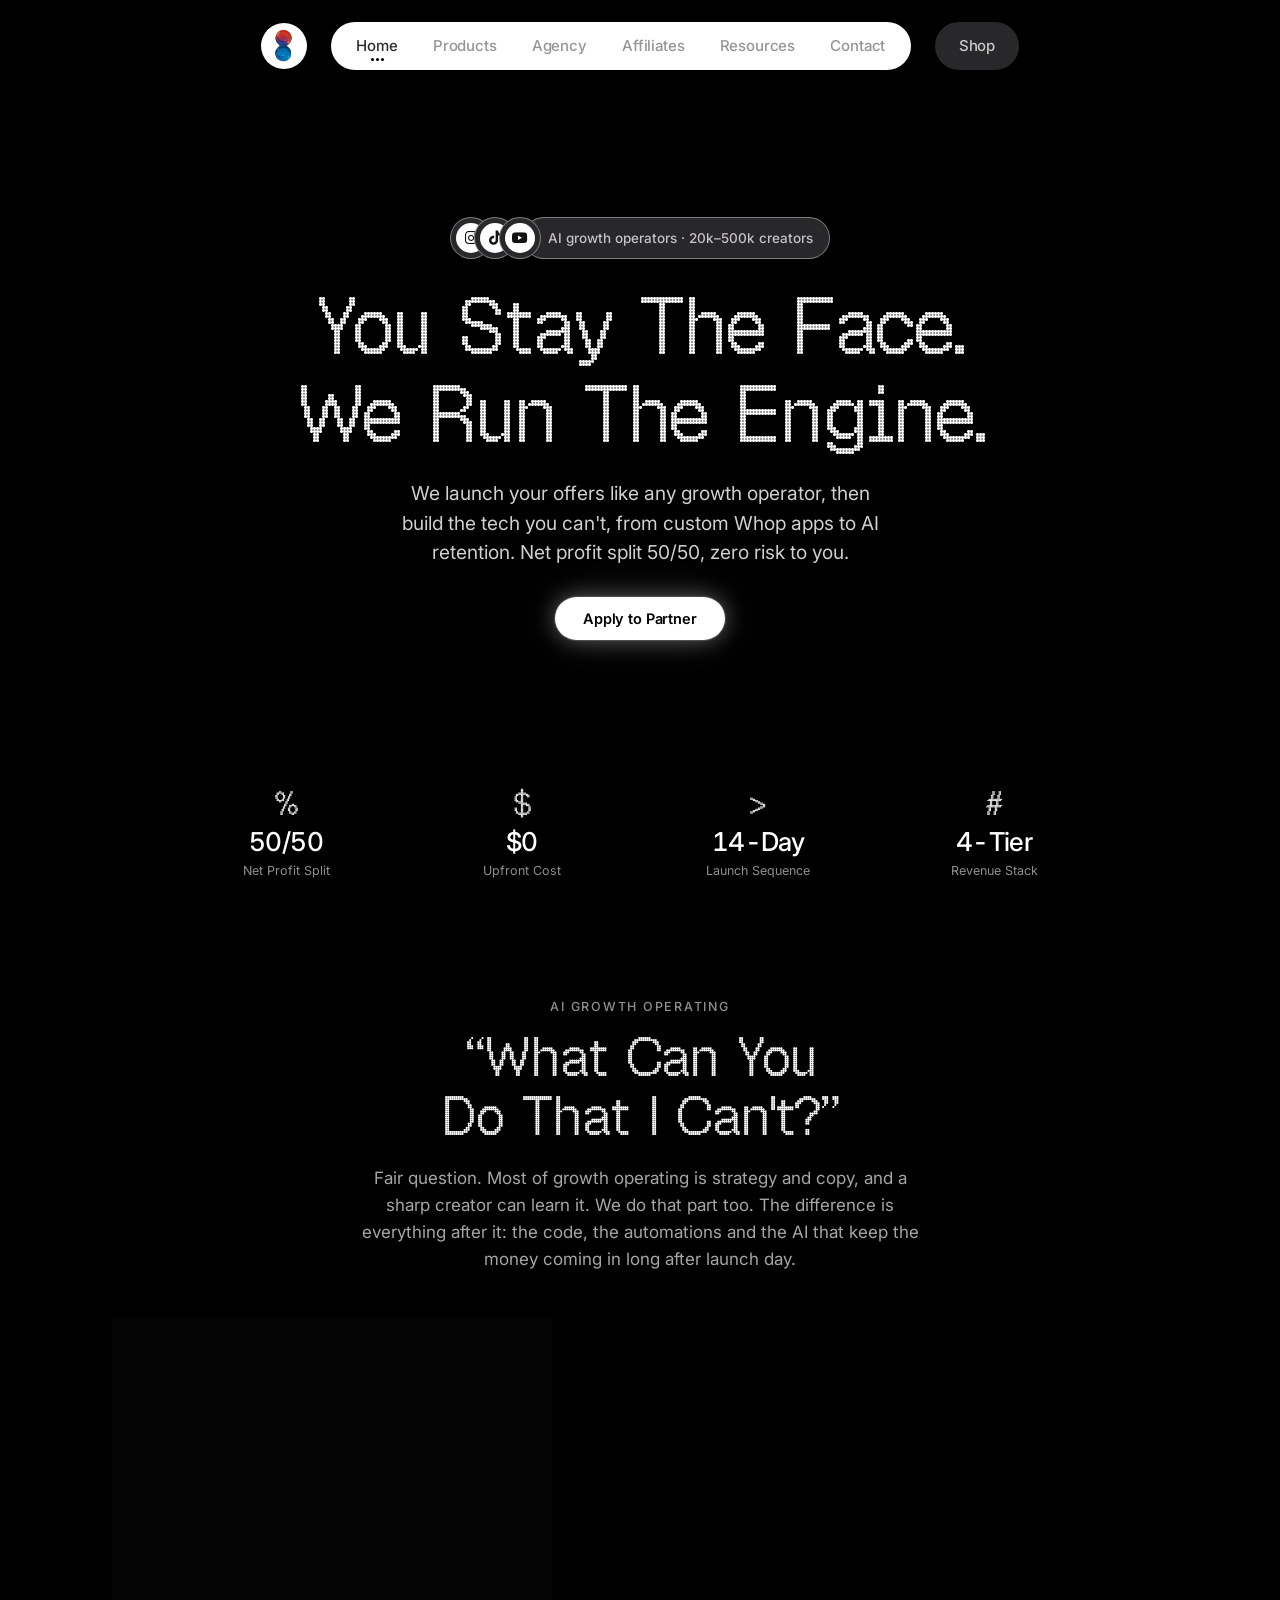
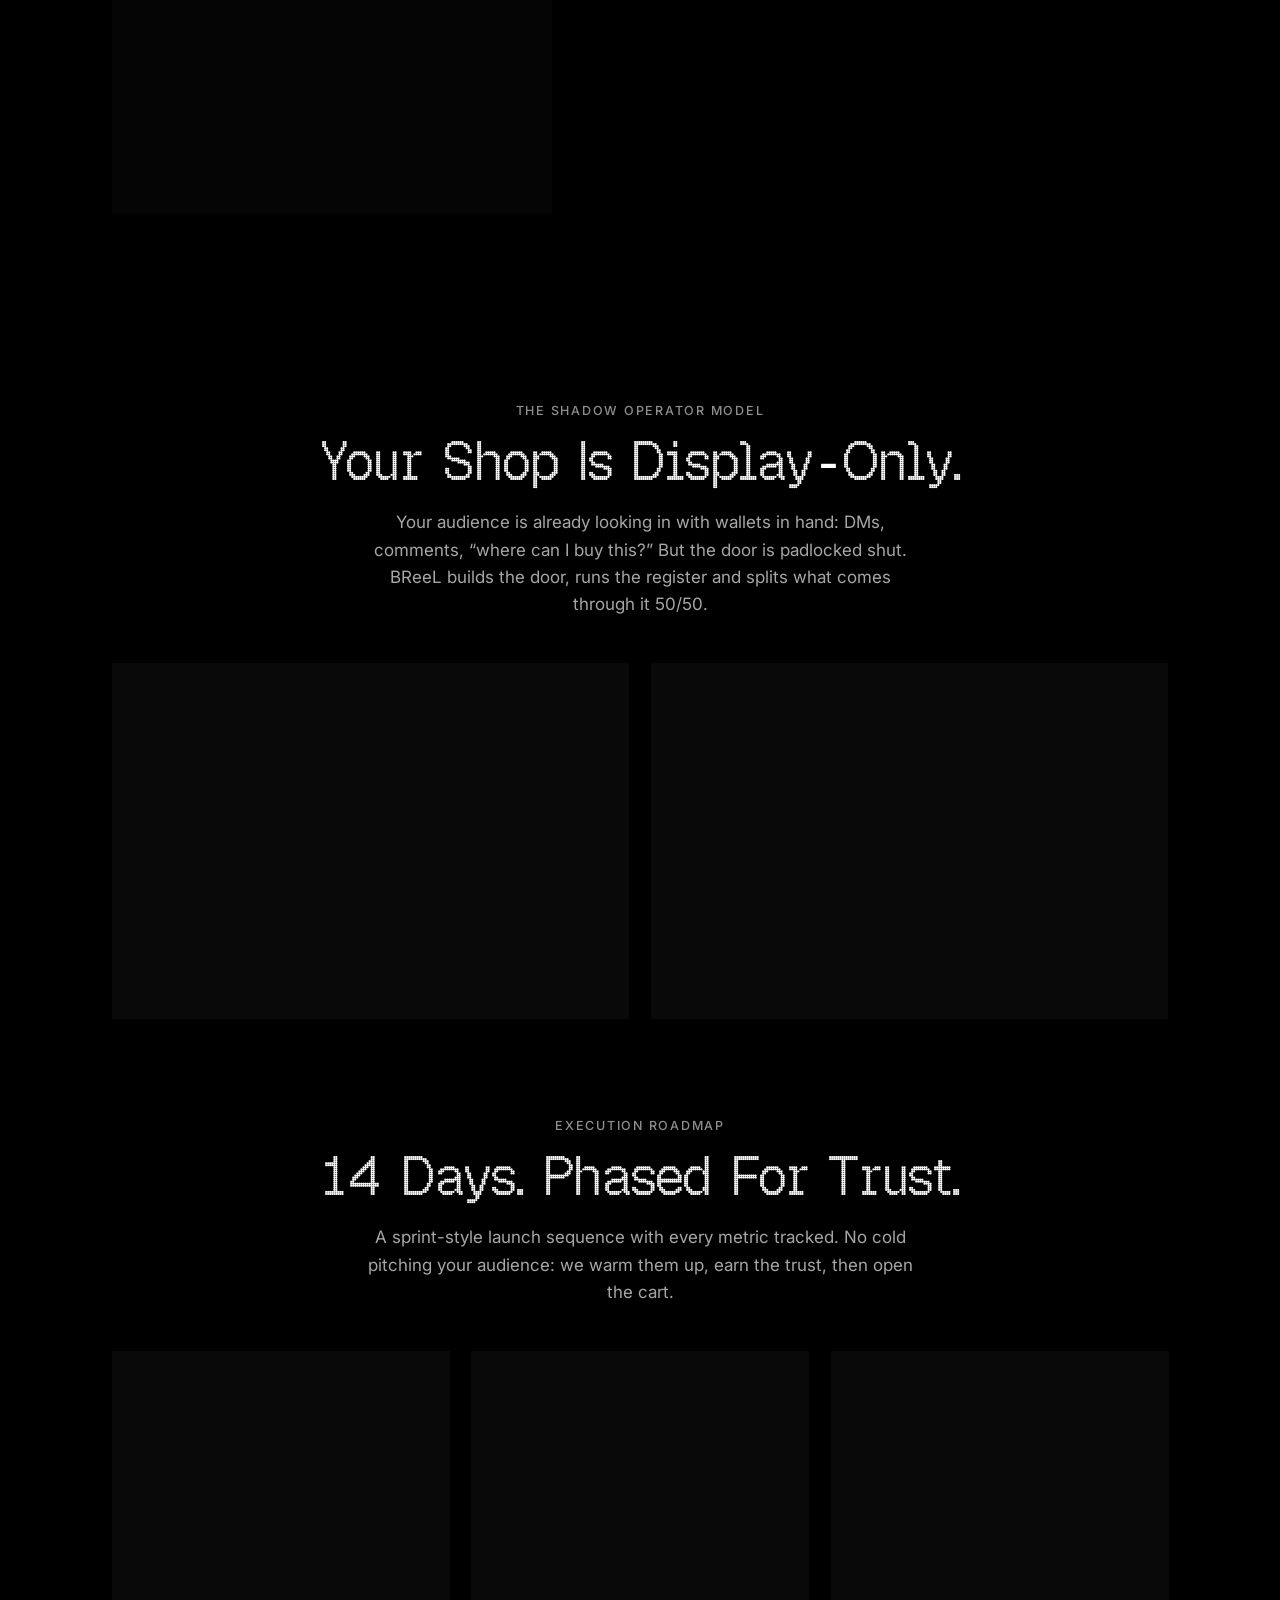
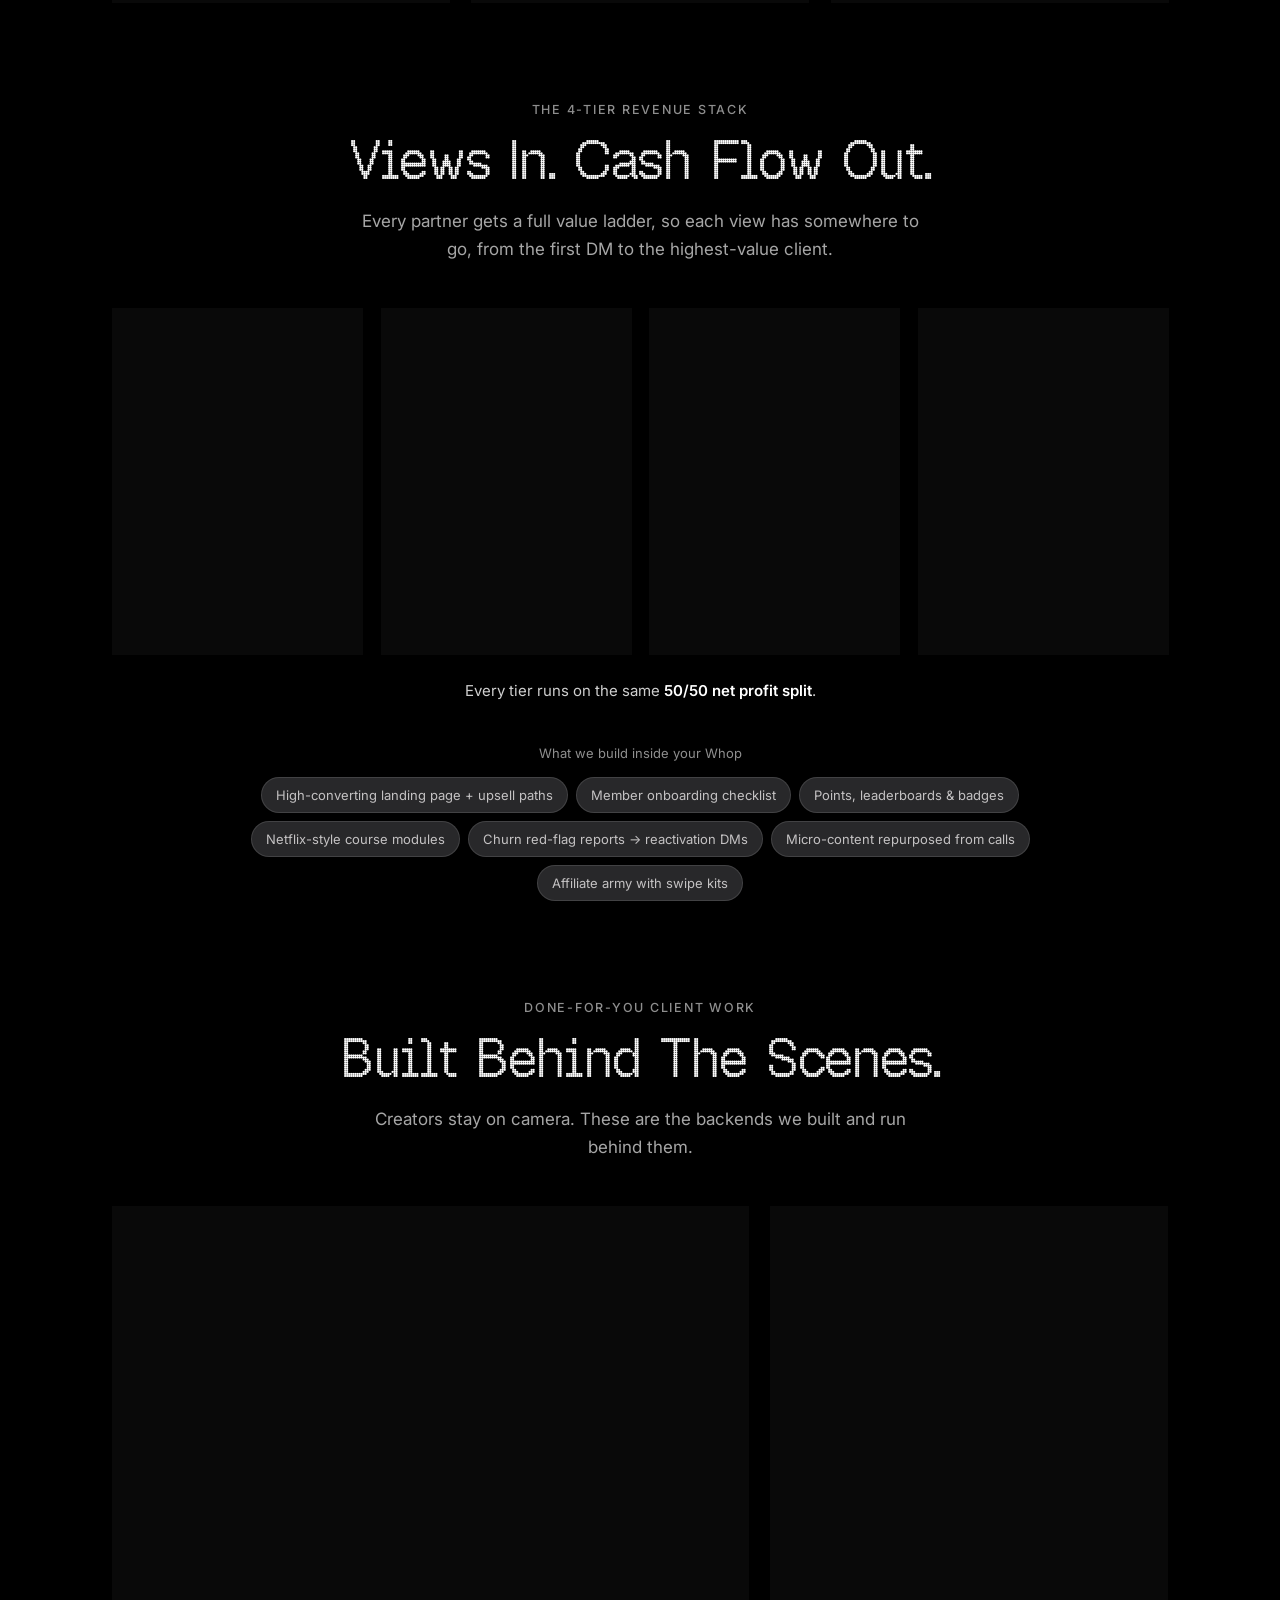
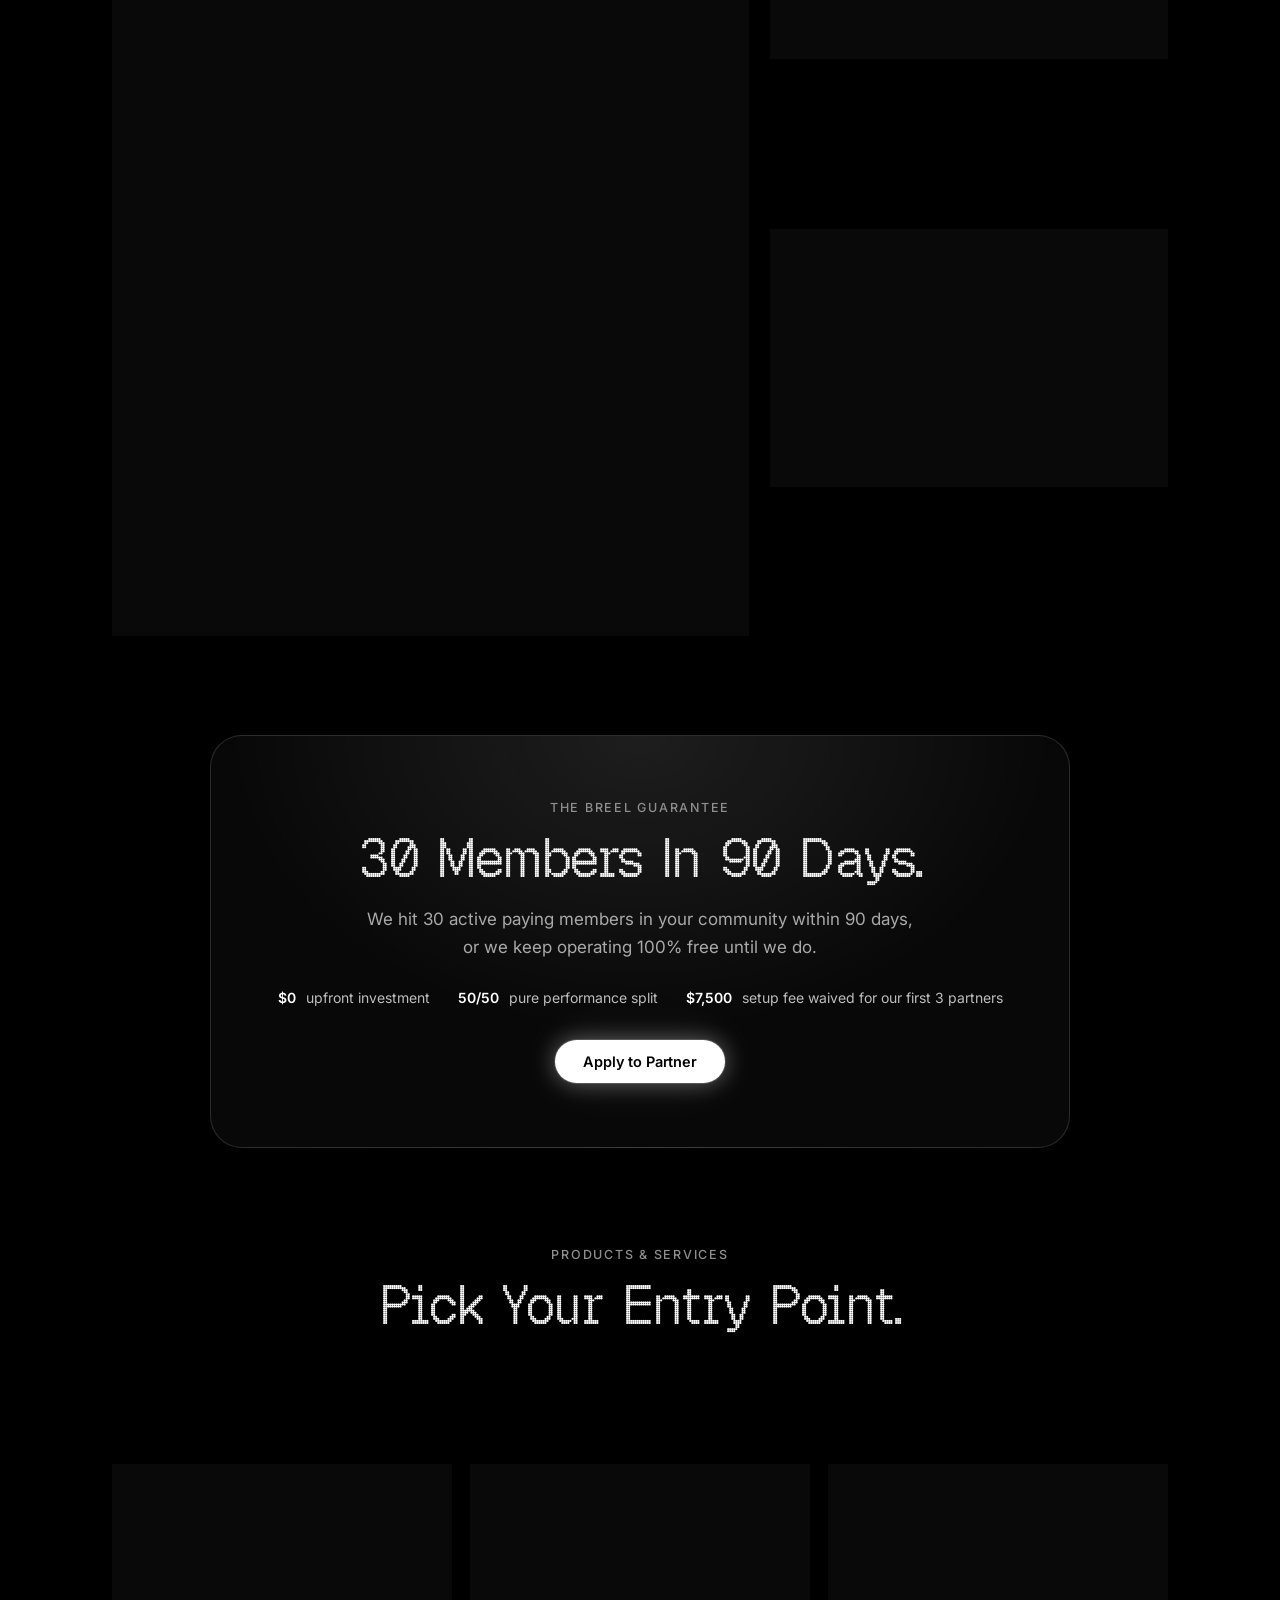
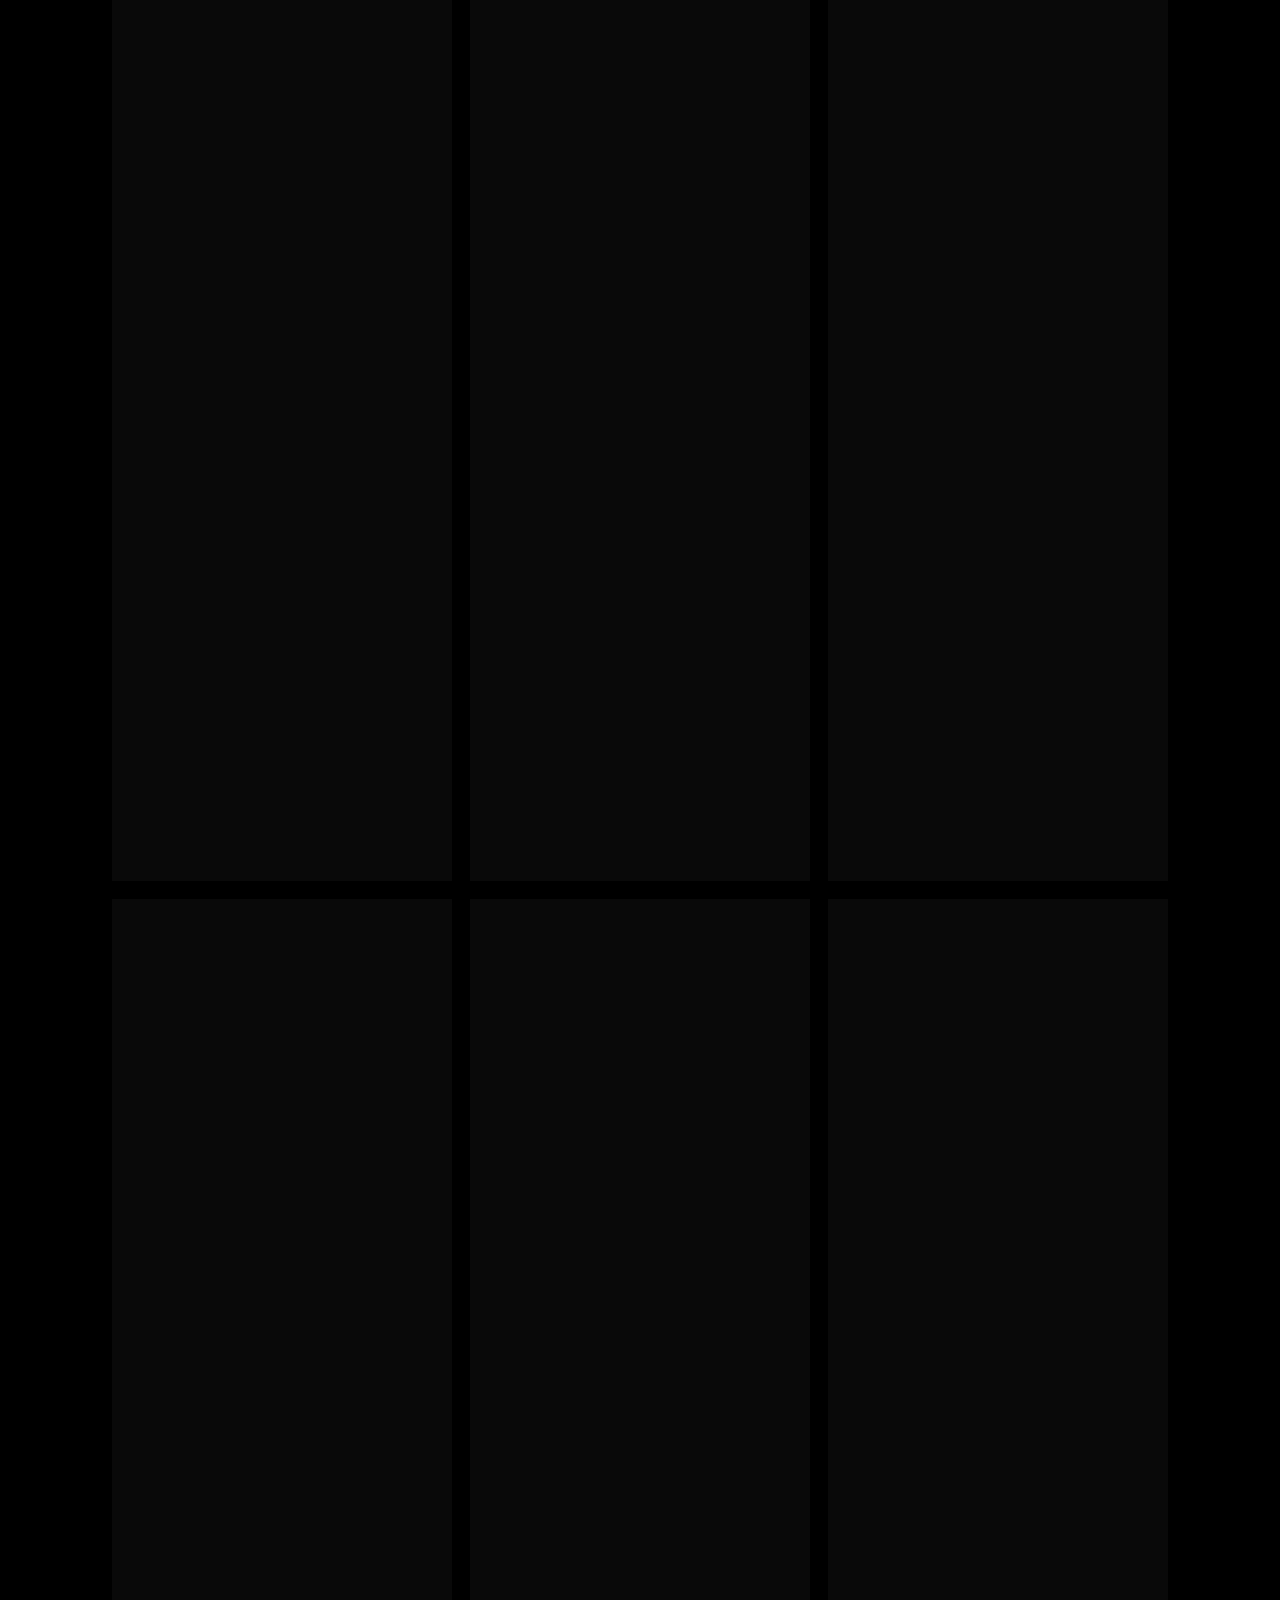
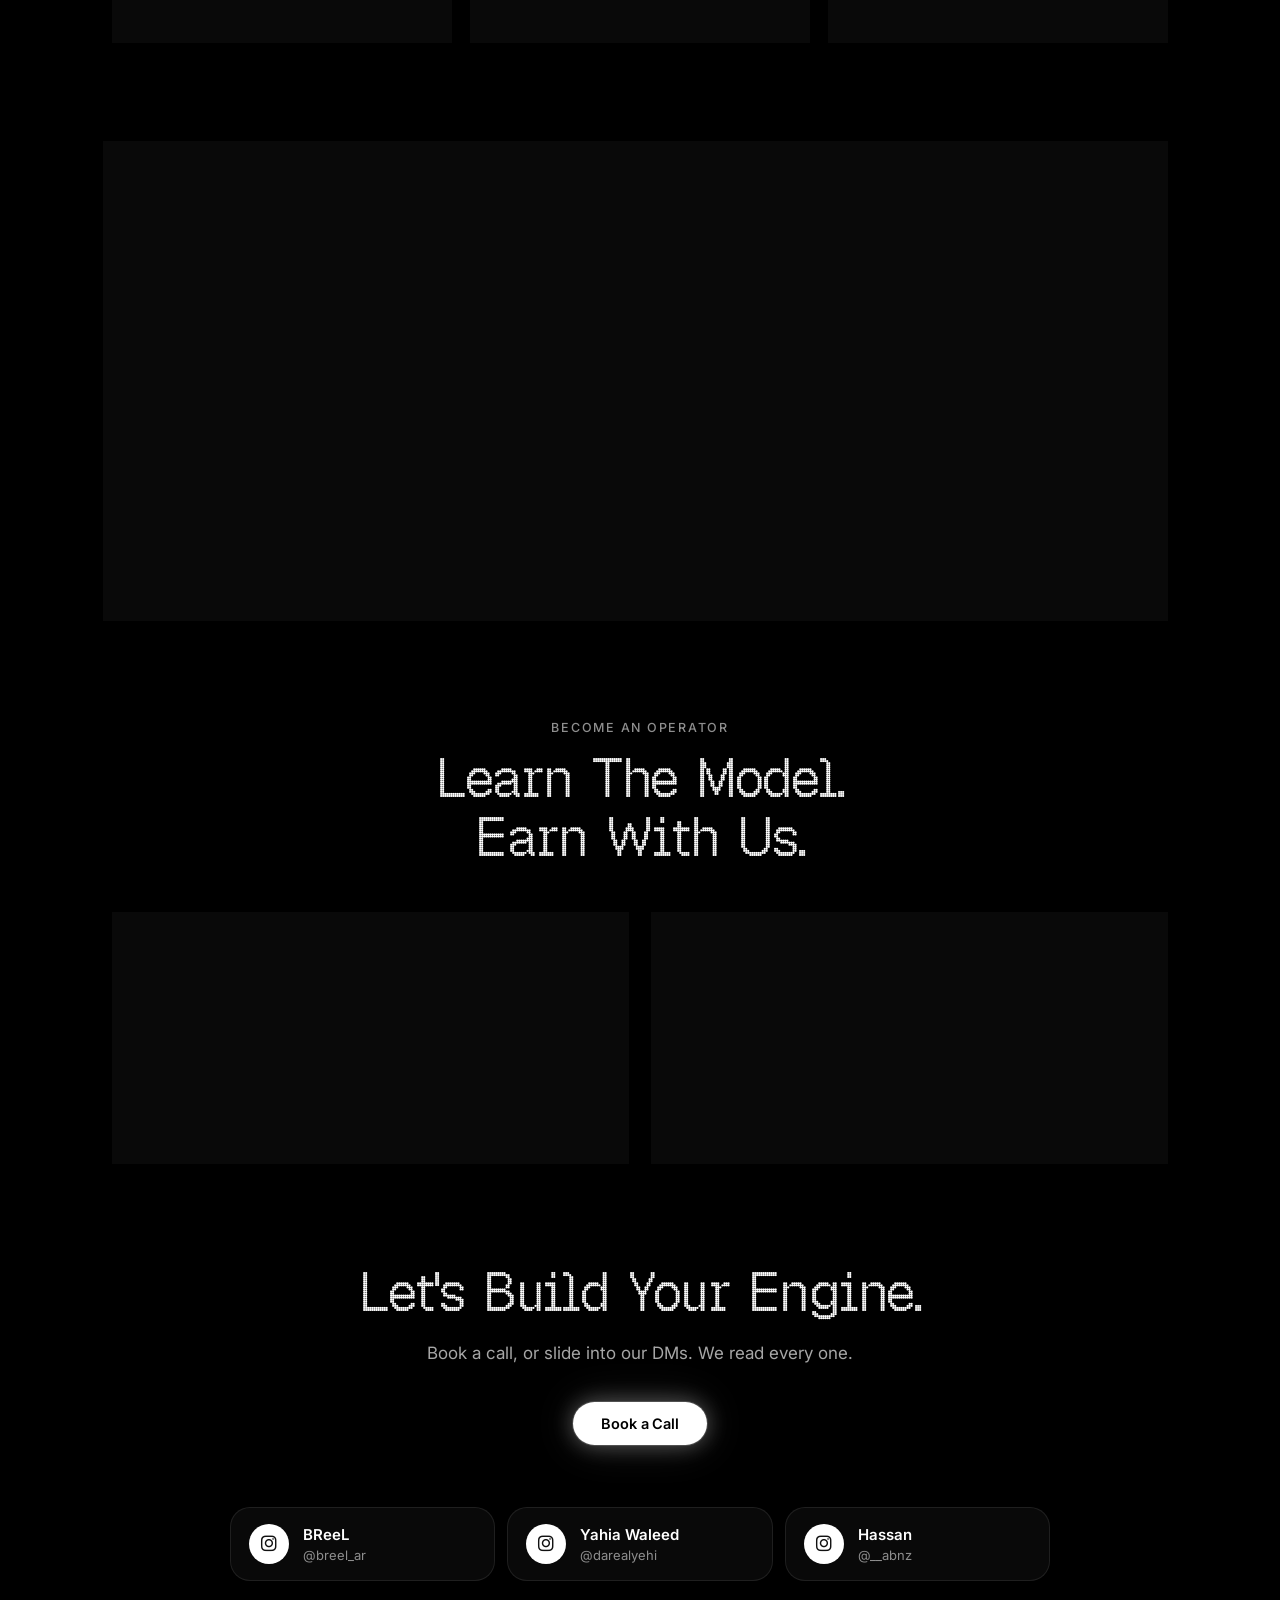
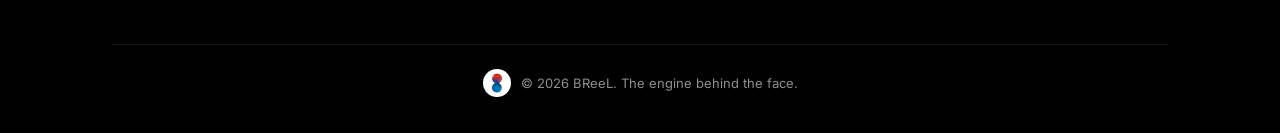
<file: index.html>
<!doctype html>
<html lang="en">
  <head>
    <meta charset="utf-8" />
    <meta name="viewport" content="width=device-width, initial-scale=1, viewport-fit=cover" />
    <title>BReeL | You Stay The Face. We Run The Engine.</title>
    <meta
      name="description"
      content="BReeL is an AI growth operator for creators with 20k–500k followers. We launch your offers like any growth operator, then build the tech you can't: custom Whop apps, AI retention and automated funnels. Net profit split 50/50."
    />
    <meta name="theme-color" content="#000000" />
    <link rel="icon" type="image/png" href="assets/favicon.png" />

    <!-- OpenGraph / Twitter (swap og:url + og:image to absolute URLs once the domain is live) -->
    <meta property="og:type" content="website" />
    <meta property="og:site_name" content="BReeL" />
    <meta property="og:title" content="BReeL | You Stay The Face. We Run The Engine." />
    <meta
      property="og:description"
      content="AI growth operating for creators. We launch your offers and build the tech behind them, from custom Whop apps to AI retention. You stay the face, we split net profit 50/50."
    />
    <meta property="og:image" content="assets/og.jpg" />
    <meta name="twitter:card" content="summary_large_image" />
    <meta name="twitter:title" content="BReeL | You Stay The Face. We Run The Engine." />
    <meta
      name="twitter:description"
      content="AI growth operating for creators: the launch strategy plus the tech you can't build yourself. Zero upfront risk, 50/50 net profit split."
    />
    <meta name="twitter:image" content="assets/og.jpg" />

    <link rel="preconnect" href="https://fonts.googleapis.com" />
    <link rel="preconnect" href="https://fonts.gstatic.com" crossorigin />
    <link
      href="https://fonts.googleapis.com/css2?family=Inter:wght@400;500;600&display=swap"
      rel="stylesheet"
    />
    <link
      href="https://db.onlinewebfonts.com/c/8cb707a9b8a73f8a7403336b861c3074?family=BubbledotICG-FinePos"
      rel="stylesheet"
    />
    <link
      rel="stylesheet"
      href="https://cdnjs.cloudflare.com/ajax/libs/font-awesome/6.5.2/css/all.min.css"
      integrity="sha512-SnH5WK+bZxgPHs44uWIX+LLJAJ9/2PkPKZ5QiAj6Ta86w+fsb2TkcmfRyVX3pBnMFcV7oQPJkl9QevSCWr3W6A=="
      crossorigin="anonymous"
      referrerpolicy="no-referrer"
    />
    <script>document.documentElement.classList.add("js");</script>
    <link rel="stylesheet" href="styles.css" />
  </head>
  <body id="top">
    <div class="bg" aria-hidden="true">
      <video class="bg-video" autoplay muted loop playsinline>
        <source
          src="https://d8j0ntlcm91z4.cloudfront.net/user_38xzZboKViGWJOttwIXH07lWA1P/hf_20260809_012548_ef22562c-c0ae-4816-ad9d-f8922af4e6a7.mp4"
          type="video/mp4"
        />
      </video>
    </div>

    <!-- 1) Header (fixed, sticky across the page) -->
    <div class="header-wrap">
      <header class="header">
        <a class="logo" href="#top" aria-label="BReeL home">
          <img src="assets/logo.webp" alt="" width="52" height="52" />
        </a>

        <nav class="nav" aria-label="Primary">
          <a class="nav-link is-active" href="#top" data-nav="home" aria-current="true">Home</a>
          <a class="nav-link" href="#products" data-nav="products">Products</a>
          <a class="nav-link" href="#agency" data-nav="agency">Agency</a>
          <a class="nav-link" href="affiliate.html" data-nav="affiliates">Affiliates</a>
          <a class="nav-link" href="resources.html" data-nav="resources">Resources</a>
          <a class="nav-link" href="#contact" data-nav="contact">Contact</a>
        </nav>

        <a class="sign-in" href="#products">Shop</a>

        <button
          class="burger"
          type="button"
          aria-label="Open menu"
          aria-expanded="false"
          aria-controls="mobile-menu"
        >
          <span></span><span></span><span></span>
        </button>
      </header>
    </div>

    <!-- Mobile menu -->
    <div class="menu-overlay" hidden></div>
    <div class="mobile-menu" id="mobile-menu" hidden>
      <nav class="mobile-nav" aria-label="Mobile">
        <a class="m-link is-active" href="#top" data-nav="home" aria-current="true" style="--i: 0">Home</a>
        <a class="m-link" href="#products" data-nav="products" style="--i: 1">Products</a>
        <a class="m-link" href="#agency" data-nav="agency" style="--i: 2">Agency</a>
        <a class="m-link" href="affiliate.html" data-nav="affiliates" style="--i: 3">Affiliates</a>
        <a class="m-link" href="resources.html" data-nav="resources" style="--i: 4">Resources</a>
        <a class="m-link" href="#contact" data-nav="contact" style="--i: 5">Contact</a>
        <a class="m-sign-in" href="#products" style="--i: 6">Shop</a>
      </nav>
    </div>

    <div class="page" data-section="home">
      <div class="header-spacer" aria-hidden="true"></div>

      <!-- 2) Hero -->
      <main class="hero">
        <div class="trust anim" style="--d: 0.05s">
          <span class="trust-avatar a1"><span class="trust-inner"><i class="fa-brands fa-instagram" aria-hidden="true"></i></span></span>
          <span class="trust-avatar a2"><span class="trust-inner"><i class="fa-brands fa-tiktok" aria-hidden="true"></i></span></span>
          <span class="trust-avatar a3"><span class="trust-inner"><i class="fa-brands fa-youtube" aria-hidden="true"></i></span></span>
          <span class="trust-pill">AI growth operators · 20k–500k creators</span>
        </div>

        <h1 class="headline anim">
          <span class="line l1">You Stay The Face.</span>
          <span class="line l2">We Run The Engine.</span>
        </h1>

        <p class="subhead anim" style="--d: 0.28s">
          We launch your offers like any growth operator, then build the tech you can't,
          from custom Whop apps to AI retention. Net profit split 50/50, zero risk to you.
        </p>

        <a
          class="cta anim"
          href="https://calendly.com/yahiawaleed/"
          data-link="apply"
          data-utm="hero-cta"
          target="_blank"
          rel="noopener"
          style="--d: 0.4s"
          >Apply to Partner</a
        >
      </main>

      <!-- 3) Stats -->
      <section class="stats" aria-label="How BReeL partners">
        <div class="stat anim" style="--d: 0.5s">
          <span class="stat-icon" aria-hidden="true">%</span>
          <span class="stat-value" data-target="50" data-suffix="/50" data-decimals="0">50/50</span>
          <span class="stat-label">Net Profit Split</span>
        </div>
        <div class="stat anim" style="--d: 0.58s">
          <span class="stat-icon" aria-hidden="true">$</span>
          <span class="stat-value" data-target="0" data-prefix="$" data-decimals="0">$0</span>
          <span class="stat-label">Upfront Cost</span>
        </div>
        <div class="stat anim" style="--d: 0.66s">
          <span class="stat-icon" aria-hidden="true">&gt;</span>
          <span class="stat-value" data-target="14" data-suffix="-Day" data-decimals="0">14-Day</span>
          <span class="stat-label">Launch Sequence</span>
        </div>
        <div class="stat anim" style="--d: 0.74s">
          <span class="stat-icon" aria-hidden="true">#</span>
          <span class="stat-value" data-target="4" data-suffix="-Tier" data-decimals="0">4-Tier</span>
          <span class="stat-label">Revenue Stack</span>
        </div>
      </section>
    </div>

    <!-- ===================================================================
         Below the fold
         =================================================================== -->

    <!-- Why BReeL: AI growth operating -->
    <section class="section" id="why" data-section="agency">
      <div class="section-head reveal">
        <p class="eyebrow">AI Growth Operating</p>
        <h2 class="section-title">“What Can You Do That I Can't?”</h2>
        <p class="section-lede">
          Fair question. Most of growth operating is strategy and copy, and a sharp creator can
          learn it. We do that part too. The difference is everything after it: the code, the
          automations and the AI that keep the money coming in long after launch day.
        </p>
      </div>

      <div class="compare">
        <article class="card compare-col compare-base reveal" style="--d: 0.05s">
          <p class="lane-tag">Any growth operator</p>
          <h3 class="card-title">The playbook you could learn</h3>
          <ul class="ticks ticks-muted">
            <li>Offer &amp; pricing strategy</li>
            <li>Launch content calendar</li>
            <li>Sales page, emails &amp; DM scripts</li>
            <li>A Whop community set up from templates</li>
            <li>Weekly check-ins &amp; tweaks</li>
          </ul>
          <p class="card-foot">BReeL does all of this as standard.</p>
        </article>

        <article class="card compare-col compare-ai reveal" style="--d: 0.12s">
          <p class="lane-tag">BReeL · AI growth operator</p>
          <h3 class="card-title">The tech you can't build this weekend</h3>
          <ul class="ticks">
            <li><strong>Custom Whop apps.</strong> Our own retention app, Keep, reads community webhooks, scores who's about to leave and drafts AI messages to win them back (coming soon to Whop).</li>
            <li><strong>AI DM funnels.</strong> ManyChat flows that qualify leads, answer questions and send checkout links around the clock.</li>
            <li><strong>Automated money flow.</strong> Revenue splits, upsell paths and payouts wired up once and left running.</li>
            <li><strong>Live dashboards.</strong> Revenue, churn, refunds and launch metrics in one Notion OS, not ten tabs.</li>
            <li><strong>AI-built products.</strong> Your best content and comments turned into product outlines in days, not months.</li>
            <li><strong>An engagement engine.</strong> BReeL Games, points and leaderboards that keep the chat alive on autopilot.</li>
          </ul>
        </article>
      </div>

      <p class="compare-close reveal">
        You bring the audience and the expertise. We bring the strategy every operator has,
        <strong>plus the engineering most of them don't.</strong>
      </p>
    </section>

    <!-- The model -->
    <section class="section" id="agency" data-section="agency">
      <div class="section-head reveal">
        <p class="eyebrow">The Shadow Operator Model</p>
        <h2 class="section-title">Your Shop Is Display&#8209;Only.</h2>
        <p class="section-lede">
          Your audience is already looking in with wallets in hand: DMs, comments,
          “where can I buy this?” But the door is padlocked shut. BReeL builds the door,
          runs the register and splits what comes through it 50/50.
        </p>
      </div>

      <div class="split">
        <article class="card lane lane-operator reveal" style="--d: 0.05s">
          <p class="lane-tag">BReeL · The Operator</p>
          <h3 class="card-title">Strategy, engineering &amp; AI</h3>
          <ul class="ticks">
            <li>Offer architecture &amp; AI-drafted product outlines from your top content</li>
            <li>Full Whop storefront, custom apps &amp; webhook automations</li>
            <li>AI DM funnels that qualify, answer and send checkout links 24/7</li>
            <li>Churn scoring &amp; automated win-back messages</li>
            <li>Revenue splits, dashboards &amp; day-to-day community operations</li>
          </ul>
        </article>

        <article class="card lane reveal" style="--d: 0.12s">
          <p class="lane-tag">You · The Creator</p>
          <h3 class="card-title">Stay in your zone of genius</h3>
          <ul class="ticks">
            <li>Film 8–10 simple video modules</li>
            <li>Post the story launch assets on time</li>
            <li>Show up for your students in the Whop community</li>
          </ul>
          <p class="card-foot">No face from us. No extra work from you. Zero disruption to your content schedule.</p>
        </article>
      </div>
    </section>

    <!-- 14-day launch -->
    <section class="section" id="launch" data-section="agency">
      <div class="section-head reveal">
        <p class="eyebrow">Execution Roadmap</p>
        <h2 class="section-title">14 Days. Phased For Trust.</h2>
        <p class="section-lede">
          A sprint-style launch sequence with every metric tracked. No cold pitching your
          audience: we warm them up, earn the trust, then open the cart.
        </p>
      </div>

      <ol class="phases">
        <li class="card phase reveal" style="--d: 0.05s">
          <span class="phase-days">Days 1–3</span>
          <h3 class="card-title">Warm-Up &amp; Curiosity</h3>
          <ul class="ticks">
            <li>Mystery-driven polls &amp; teasers</li>
            <li>No sales links, just attention</li>
          </ul>
        </li>
        <li class="card phase reveal" style="--d: 0.12s">
          <span class="phase-days">Days 4–9</span>
          <h3 class="card-title">Trust &amp; Objection Handling</h3>
          <ul class="ticks">
            <li>Story-driven micro-lessons</li>
            <li>Visual case studies</li>
          </ul>
        </li>
        <li class="card phase reveal" style="--d: 0.19s">
          <span class="phase-days">Days 10–14</span>
          <h3 class="card-title">Open Cart &amp; Urgency</h3>
          <ul class="ticks">
            <li>Automated ManyChat checkout links</li>
            <li>Capped intake scarcity</li>
            <li>High-converting funnel goes live</li>
          </ul>
        </li>
      </ol>
    </section>

    <!-- Revenue stack -->
    <section class="section" id="stack" data-section="agency">
      <div class="section-head reveal">
        <p class="eyebrow">The 4-Tier Revenue Stack</p>
        <h2 class="section-title">Views In. Cash Flow Out.</h2>
        <p class="section-lede">
          Every partner gets a full value ladder, so each view has somewhere to go, from
          the first DM to the highest-value client.
        </p>
      </div>

      <div class="tiers">
        <article class="card tier reveal" style="--d: 0.04s">
          <span class="tier-num">01</span>
          <h3 class="card-title">Lead Magnet &amp; Entry</h3>
          <p class="tier-price">$27–$47</p>
          <p class="card-text">A high-value Notion tool or PDF guide delivered by ManyChat DM automation. It turns casual Reel viewers into buyers and pays back content costs.</p>
        </article>
        <article class="card tier reveal" style="--d: 0.1s">
          <span class="tier-num">02</span>
          <h3 class="card-title">Whop Community</h3>
          <p class="tier-price">$197<small>/mo</small></p>
          <p class="card-text">The core subscription hub with pods, Q&amp;As and progress channels. Predictable monthly recurring revenue.</p>
        </article>
        <article class="card tier reveal" style="--d: 0.16s">
          <span class="tier-num">03</span>
          <h3 class="card-title">High-Ticket Backend</h3>
          <p class="tier-price">$1,000–$3,000+</p>
          <p class="card-text">Done-for-you services, 1:1 mentorship or private partner access that captures maximum lifetime value.</p>
        </article>
        <article class="card tier reveal" style="--d: 0.22s">
          <span class="tier-num">04</span>
          <h3 class="card-title">Continuity &amp; Affiliates</h3>
          <p class="tier-price">$49–$297<small>/mo</small></p>
          <p class="card-text">Recurring access, tool bundles and affiliate referral loops that compound profit over the long term.</p>
        </article>
      </div>

      <p class="stack-note reveal">Every tier runs on the same <strong>50/50 net profit split</strong>.</p>

      <div class="builds reveal">
        <p class="builds-label">What we build inside your Whop</p>
        <ul class="chips">
          <li>High-converting landing page + upsell paths</li>
          <li>Member onboarding checklist</li>
          <li>Points, leaderboards &amp; badges</li>
          <li>Netflix-style course modules</li>
          <li>Churn red-flag reports → reactivation DMs</li>
          <li>Micro-content repurposed from calls</li>
          <li>Affiliate army with swipe kits</li>
        </ul>
      </div>
    </section>

    <!-- Clients & work -->
    <section class="section" id="work" data-section="agency">
      <div class="section-head reveal">
        <p class="eyebrow">Done-For-You Client Work</p>
        <h2 class="section-title">Built Behind The Scenes.</h2>
        <p class="section-lede">
          Creators stay on camera. These are the backends we built and run behind them.
        </p>
      </div>

      <div class="work">
        <article class="card case case-feature reveal" style="--d: 0.04s">
          <div class="case-head">
            <img class="case-avatar-shot" src="assets/work/3zizpp-profile.webp" alt="Instagram profile of 3zizpp, a Reel creator with 302K followers" width="760" height="240" loading="lazy" />
            <div>
              <p class="lane-tag">@3zizpp × Bygone</p>
              <h3 class="card-title">VIP Bygone: from zero to brand</h3>
              <p class="card-text">
                A Reel creator with 302K followers and a brand of their own, Bygone. We built and
                launched the paid Whop community: a full course on starting your own brand, weekly lives,
                brand reviews with the community, weekly challenges with prizes and a partnerships
                room, starting at $29/mo.
              </p>
              <ul class="case-stats">
                <li><strong>302K</strong> followers</li>
                <li><strong>$29</strong>/mo membership</li>
                <li><strong>Whop</strong> course + community</li>
              </ul>
            </div>
          </div>
          <div class="case-shots">
            <figure>
              <img src="assets/work/bygone-storefront.webp" alt="VIP Bygone storefront on whop.com/bygone with $29 per month and $79 per 3 months plans" width="1400" height="691" loading="lazy" />
              <figcaption>Storefront · whop.com/bygone</figcaption>
            </figure>
            <figure>
              <img src="assets/work/bygone-course.webp" alt="Bygone course modules inside the Whop community" width="1600" height="614" loading="lazy" />
              <figcaption>Course modules, support tickets, meetings &amp; wins</figcaption>
            </figure>
          </div>
        </article>

        <article class="card case reveal" style="--d: 0.1s">
          <figure>
            <img src="assets/work/toni-community.webp" alt="Toni Filmmaking Community on Whop" width="1160" height="600" loading="lazy" />
          </figure>
          <p class="lane-tag">Toni · Filmmaker</p>
          <h3 class="card-title">Toni Filmmaking Community</h3>
          <p class="card-text">
            A complete Whop home for a filmmaking audience: the course, support tickets, community
            meetings, a Wins channel and BReeL Games challenges that keep the chat alive.
          </p>
        </article>

        <article class="card case case-games reveal" style="--d: 0.16s">
          <span class="games-mark" aria-hidden="true"><i class="fa-solid fa-trophy"></i></span>
          <p class="lane-tag">Included in every DFY build</p>
          <h3 class="card-title">BReeL Games</h3>
          <p class="card-text">
            Monthly contests and challenges we run inside every partner community, with prizes
            of up to <strong>$5K sponsored by BReeL</strong>. Points, leaderboards and badges keep
            members posting wins, so the main chat never goes quiet.
          </p>
        </article>
      </div>
    </section>

    <!-- Guarantee -->
    <section class="section" id="guarantee" data-section="agency">
      <div class="guarantee reveal">
        <p class="eyebrow">The BReeL Guarantee</p>
        <h2 class="section-title">30 Members In 90 Days.</h2>
        <p class="section-lede">
          We hit 30 active paying members in your community within 90 days, or we keep
          operating 100% free until we do.
        </p>
        <ul class="guarantee-points">
          <li><span>$0</span> upfront investment</li>
          <li><span>50/50</span> pure performance split</li>
          <li><span>$7,500</span> setup fee waived for our first 3 partners</li>
        </ul>
        <a class="cta cta-static" href="https://calendly.com/yahiawaleed/" data-link="apply" data-utm="guarantee" target="_blank" rel="noopener">Apply to Partner</a>
      </div>
    </section>

    <!-- Products & services -->
    <section class="section" id="products" data-section="products">
      <div class="section-head reveal">
        <p class="eyebrow">Products &amp; Services</p>
        <h2 class="section-title">Pick Your Entry Point.</h2>
      </div>

      <div class="tabs reveal" role="tablist" aria-label="Filter offers">
        <button class="tab is-active" type="button" role="tab" aria-selected="true" data-filter="all">All</button>
        <button class="tab" type="button" role="tab" aria-selected="false" data-filter="products">Products</button>
        <button class="tab" type="button" role="tab" aria-selected="false" data-filter="software">Software</button>
        <button class="tab" type="button" role="tab" aria-selected="false" data-filter="agency">Agency</button>
      </div>

      <div class="offers">
        <article class="card offer reveal" data-cat="products">
          <figure class="cover-art">
            <img src="assets/products/creator-monetization-os.webp" alt="Creator Monetization OS, Notion Edition: product cover" width="768" height="1152" loading="lazy" />
          </figure>
          <p class="offer-kind">Low Ticket · Notion OS</p>
          <h3 class="card-title">Creator Monetization OS <span class="price">$27</span></h3>
          <p class="card-text">
            Turn your audience into a monetization-ready system without relying on brand deals.
            Build your offer ladder, audit your audience, map your funnel and launch with clarity
            instead of guessing.
          </p>
          <ul class="inside">
            <li>Offer Ladder Builder</li>
            <li>Audience Audit Dashboard</li>
            <li>Product Idea Vault</li>
            <li>Simple Funnel Map</li>
            <li>Launch Prep Checklist</li>
            <li>Revenue Calculator</li>
            <li>Weekly KPI Tracker</li>
            <li>Swipe-File Library</li>
          </ul>
          <a class="offer-link" href="https://payhip.com/b/Dt4ab" data-link="lowTicket" data-utm="products" target="_blank" rel="noopener">Get it for $27 <i class="fa-solid fa-arrow-right" aria-hidden="true"></i></a>
        </article>

        <article class="card offer reveal" data-cat="products">
          <figure class="cover-art">
            <img src="assets/products/first-profitable-launch-os.webp" alt="First Profitable Launch OS: product cover" width="768" height="1152" loading="lazy" />
          </figure>
          <p class="offer-kind">Mid Ticket · Notion OS</p>
          <h3 class="card-title">First Profitable Launch OS <span class="price">$47</span></h3>
          <p class="card-text">
            Plan, write and execute your first profitable launch inside one workspace. No 40-video
            course, just the system: build the offer, map the launch, write the copy and move buyers.
          </p>
          <ul class="inside">
            <li>14-Day Launch Dashboard</li>
            <li>Email Sequence Engine</li>
            <li>DM Close Scripts Vault</li>
            <li>Objection Handling Bank</li>
            <li>Launch Calendar</li>
            <li>Community / Delivery SOP</li>
            <li>Offer Positioning Lab</li>
            <li>Cart Open / Close Checklist</li>
            <li>Upsell &amp; Ascension Map</li>
            <li>Post-Launch Review Board</li>
          </ul>
          <a class="offer-link" href="https://payhip.com/b/HskxF" data-link="midTicket" data-utm="products" target="_blank" rel="noopener">Get it for $47 <i class="fa-solid fa-arrow-right" aria-hidden="true"></i></a>
        </article>

        <article class="card offer reveal" data-cat="products">
          <figure class="cover-art">
            <img src="assets/products/monetization-campaign.webp" alt="1:1 Monetization Campaign: product cover" width="768" height="1152" loading="lazy" />
          </figure>
          <p class="offer-kind">High Ticket · From $197</p>
          <h3 class="card-title">1:1 Monetization Campaign</h3>
          <p class="card-text">A one-time, done-with-you campaign that installs your monetization engine. One payment, no ongoing rev-share.</p>
          <a class="offer-link" href="https://calendly.com/yahiawaleed/" data-link="highTicket" data-utm="products" target="_blank" rel="noopener">Book a call <i class="fa-solid fa-arrow-right" aria-hidden="true"></i></a>
        </article>

        <article class="card offer offer-keep reveal" data-cat="software">
          <figure class="cover-art cover-art-keep">
            <img src="assets/products/keep-by-breel.webp" alt="Keep by BReeL, Continuity OS: keep every dollar you acquire" width="1600" height="1149" loading="lazy" />
          </figure>
          <p class="offer-kind">Whop App <span class="badge">Coming soon</span></p>
          <h3 class="card-title">Keep by BReeL</h3>
          <p class="card-text">
            Retention for Whop communities. Keep reads your community webhooks (last active, refunds,
            cancellations), scores the members about to leave, drafts AI retention messages and
            suggests strategies. Built-in challenges keep the main chat from dying.
          </p>
          <span class="offer-link is-disabled" aria-disabled="true">Awaiting Whop approval</span>
        </article>

        <article class="card offer reveal" data-cat="agency">
          <p class="offer-kind">Done-For-You · 50/50</p>
          <h3 class="card-title">AI Growth Operating</h3>
          <p class="card-text">We build, launch and run your product backend, including the AI and custom Whop tech behind it, then split net profit 50/50. Zero financial risk to you.</p>
          <a class="offer-link" href="https://calendly.com/yahiawaleed/" data-link="apply" data-utm="products" target="_blank" rel="noopener">Apply to partner <i class="fa-solid fa-arrow-right" aria-hidden="true"></i></a>
        </article>

        <article class="card offer reveal" data-cat="agency">
          <p class="offer-kind">Done-For-You</p>
          <h3 class="card-title">Platform Earnings Setup</h3>
          <p class="card-text">We enroll you in creator reward programs on TikTok, YouTube Shorts and Snapchat, so your views pay twice.</p>
          <a class="offer-link" href="https://calendly.com/yahiawaleed/" data-link="agency" data-utm="products" target="_blank" rel="noopener">Book a call <i class="fa-solid fa-arrow-right" aria-hidden="true"></i></a>
        </article>
      </div>
    </section>

    <!-- Qualification -->
    <section class="section" id="qualify" data-section="agency">
      <div class="qualify card reveal">
        <div class="qualify-copy">
          <p class="eyebrow">Who We Partner With</p>
          <h2 class="section-title">Content&#8209;Rich. Offer&#8209;Poor?</h2>
          <p class="section-lede">We only take on creators where the numbers already work. If this is you, let's talk.</p>
          <div class="qualify-ctas">
            <a class="cta cta-static" href="https://calendly.com/yahiawaleed/" data-link="apply" data-utm="qualify" target="_blank" rel="noopener">Apply to Partner</a>
            <a class="ghost-link" href="https://payhip.com/b/Dt4ab" data-link="lowTicket" data-utm="qualify" target="_blank" rel="noopener">Not there yet? Start with the $27 Creator Monetization OS</a>
          </div>
        </div>
        <ul class="checks">
          <li><strong>20k–500k</strong> followers</li>
          <li><strong>≥ 2.5%</strong> engagement rate</li>
          <li><strong>10k+</strong> average Reel views</li>
          <li><strong>60–70%+</strong> Tier-1 audience (US, UK, CA, AU)</li>
          <li><strong>3+ posts</strong> per week, consistently</li>
          <li>A clear <strong>transformation story</strong> or expertise, and <strong>no product backend</strong> yet</li>
        </ul>
      </div>
    </section>

    <!-- Operators & affiliates -->
    <section class="section" id="operators" data-section="agency">
      <div class="section-head reveal">
        <p class="eyebrow">Become An Operator</p>
        <h2 class="section-title">Learn The Model. Earn With Us.</h2>
      </div>

      <div class="split">
        <article class="card reveal" style="--d: 0.05s">
          <p class="lane-tag">Growth Operator Education</p>
          <h3 class="card-title">Learn how we do it</h3>
          <p class="card-text">
            We teach AI growth operating for free across our socials, with deeper
            training, Q&amp;As and build-in-public breakdowns inside the paid BReeL community on Whop.
          </p>
          <a class="offer-link" href="https://www.instagram.com/breel_ar/" data-link="igBreel" target="_blank" rel="noopener">Follow @breel_ar <i class="fa-solid fa-arrow-right" aria-hidden="true"></i></a>
        </article>

        <article class="card reveal" style="--d: 0.12s">
          <p class="lane-tag">Affiliate Army</p>
          <h3 class="card-title">40%+ commission</h3>
          <p class="card-text">
            Promote BReeL products with done-for-you swipe kits, climb the leaderboards and get
            paid automatically. It all runs inside our Whop community.
          </p>
          <a class="offer-link" href="affiliate.html">Become an affiliate <i class="fa-solid fa-arrow-right" aria-hidden="true"></i></a>
        </article>
      </div>
    </section>

    <!-- Contact / footer -->
    <footer class="footer" id="contact" data-section="contact">
      <div class="footer-cta reveal">
        <h2 class="section-title">Let's Build Your Engine.</h2>
        <p class="section-lede">Book a call, or slide into our DMs. We read every one.</p>
        <a class="cta cta-static" href="https://calendly.com/yahiawaleed/" data-link="apply" data-utm="footer" target="_blank" rel="noopener">Book a Call</a>
      </div>

      <ul class="team reveal">
        <li>
          <a href="https://www.instagram.com/breel_ar/" data-link="igBreel" target="_blank" rel="noopener">
            <i class="fa-brands fa-instagram" aria-hidden="true"></i>
            <span class="team-name">BReeL</span>
            <span class="team-handle">@breel_ar</span>
          </a>
        </li>
        <li>
          <a href="https://www.instagram.com/darealyehi/" data-link="igYahia" target="_blank" rel="noopener">
            <i class="fa-brands fa-instagram" aria-hidden="true"></i>
            <span class="team-name">Yahia Waleed</span>
            <span class="team-handle">@darealyehi</span>
          </a>
        </li>
        <li>
          <a href="https://www.instagram.com/__abnz/" data-link="igHassan" target="_blank" rel="noopener">
            <i class="fa-brands fa-instagram" aria-hidden="true"></i>
            <span class="team-name">Hassan</span>
            <span class="team-handle">@__abnz</span>
          </a>
        </li>
      </ul>

      <div class="footer-base">
        <img src="assets/logo.webp" alt="" width="28" height="28" />
        <span>© <span data-year>2026</span> BReeL. The engine behind the face.</span>
      </div>
    </footer>

    <script src="main.js" defer></script>
  </body>
</html>
</file>
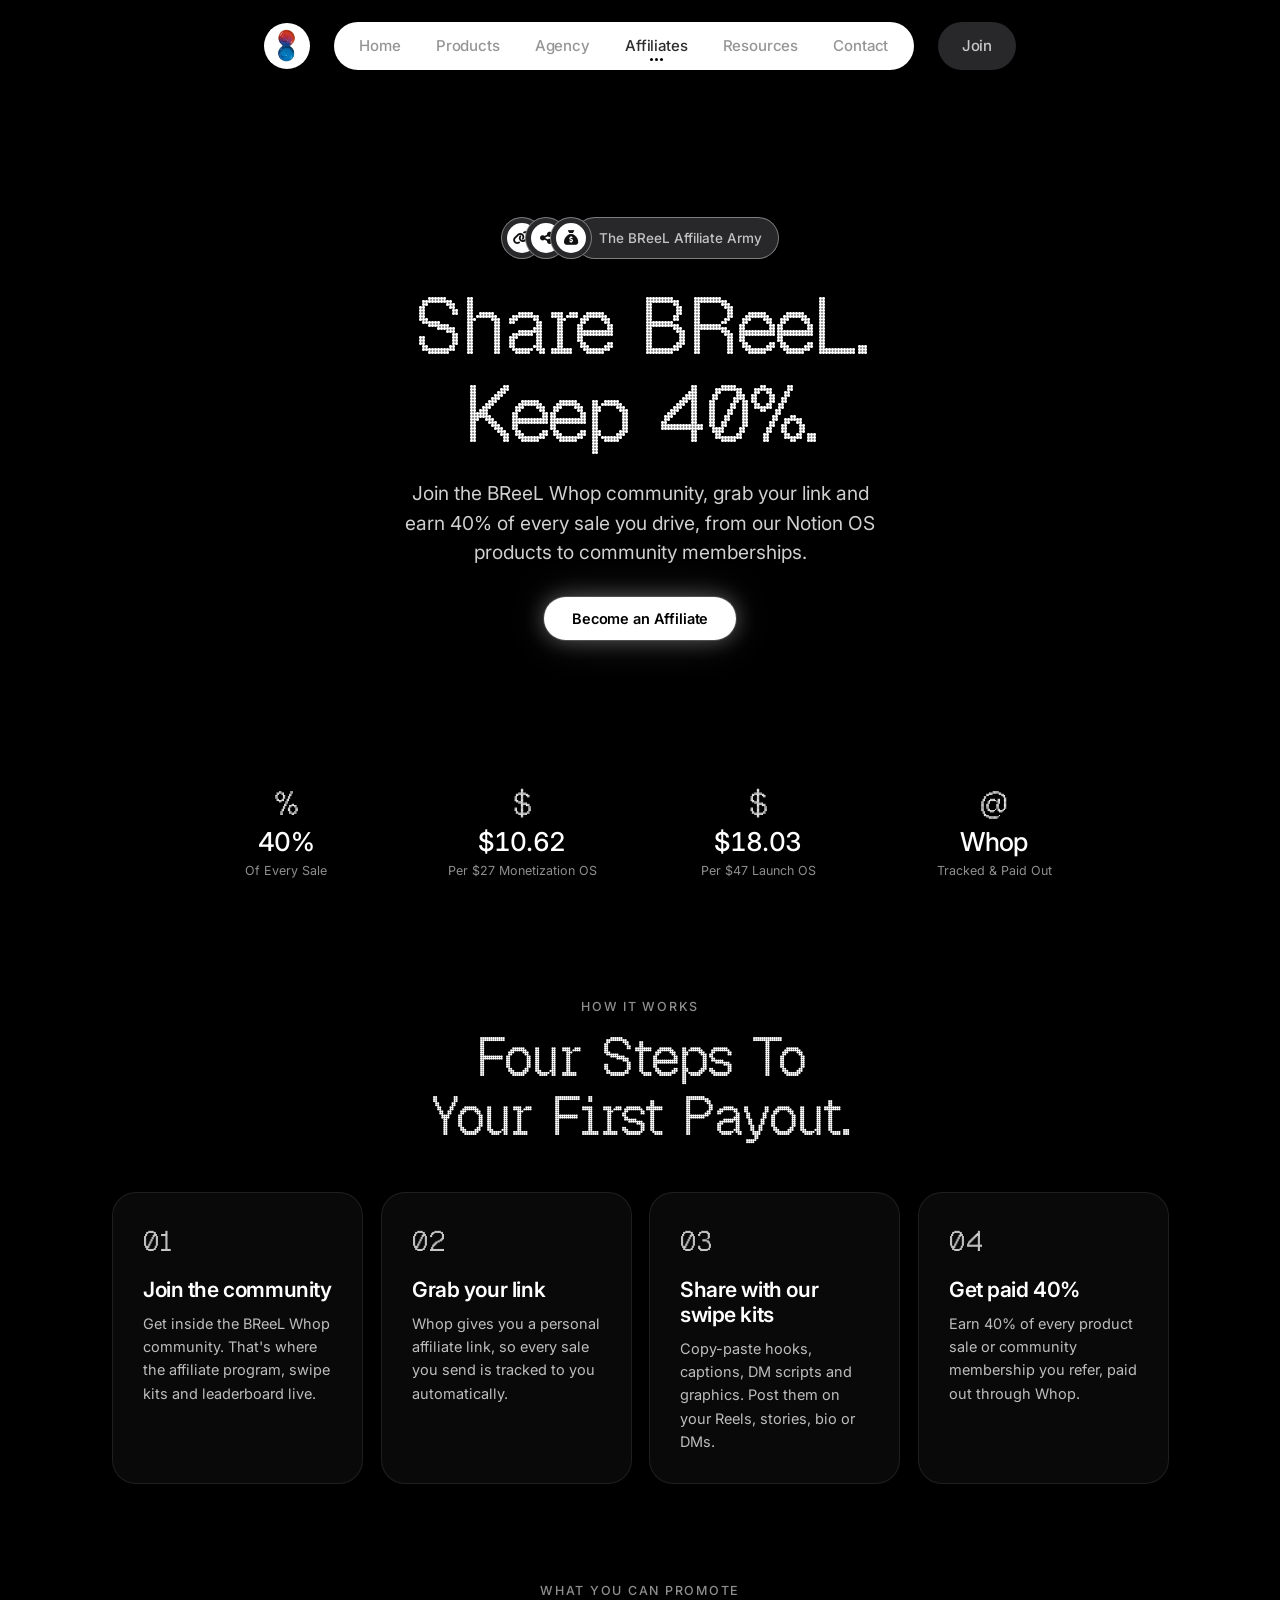
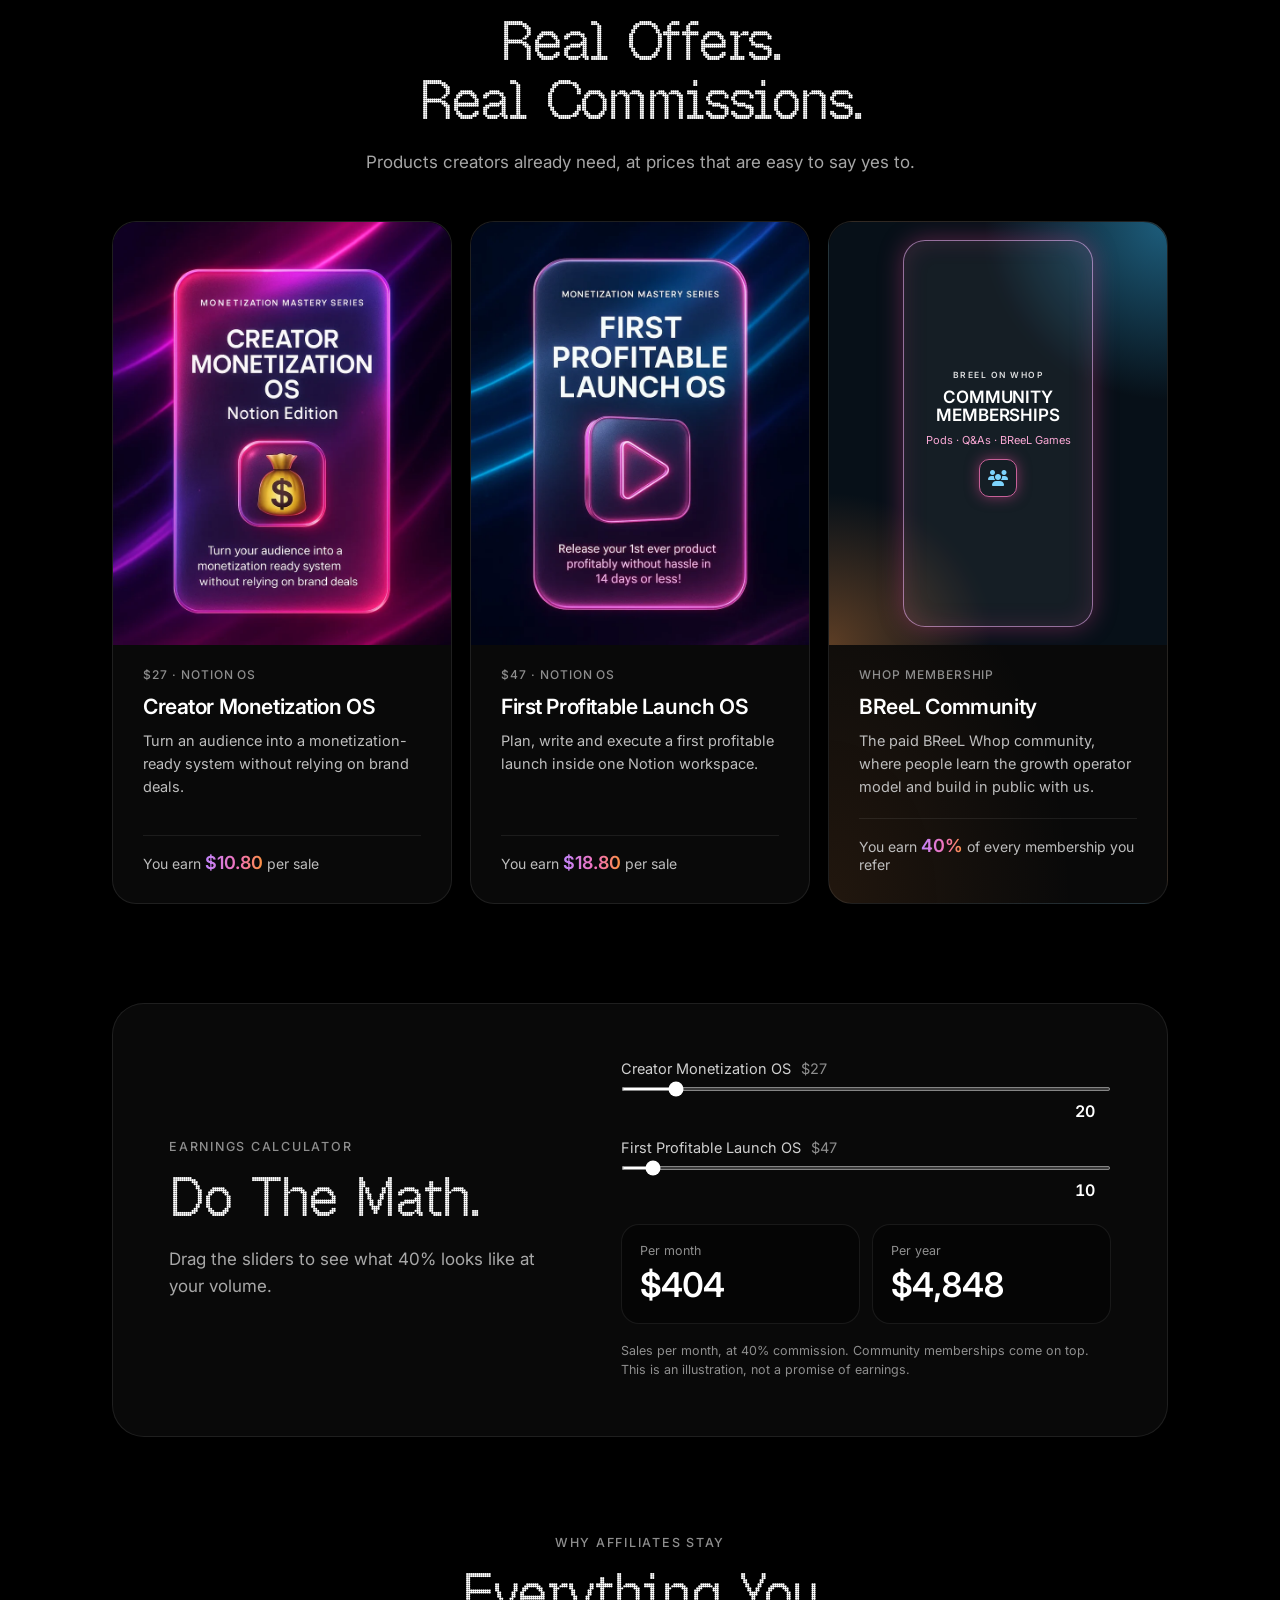
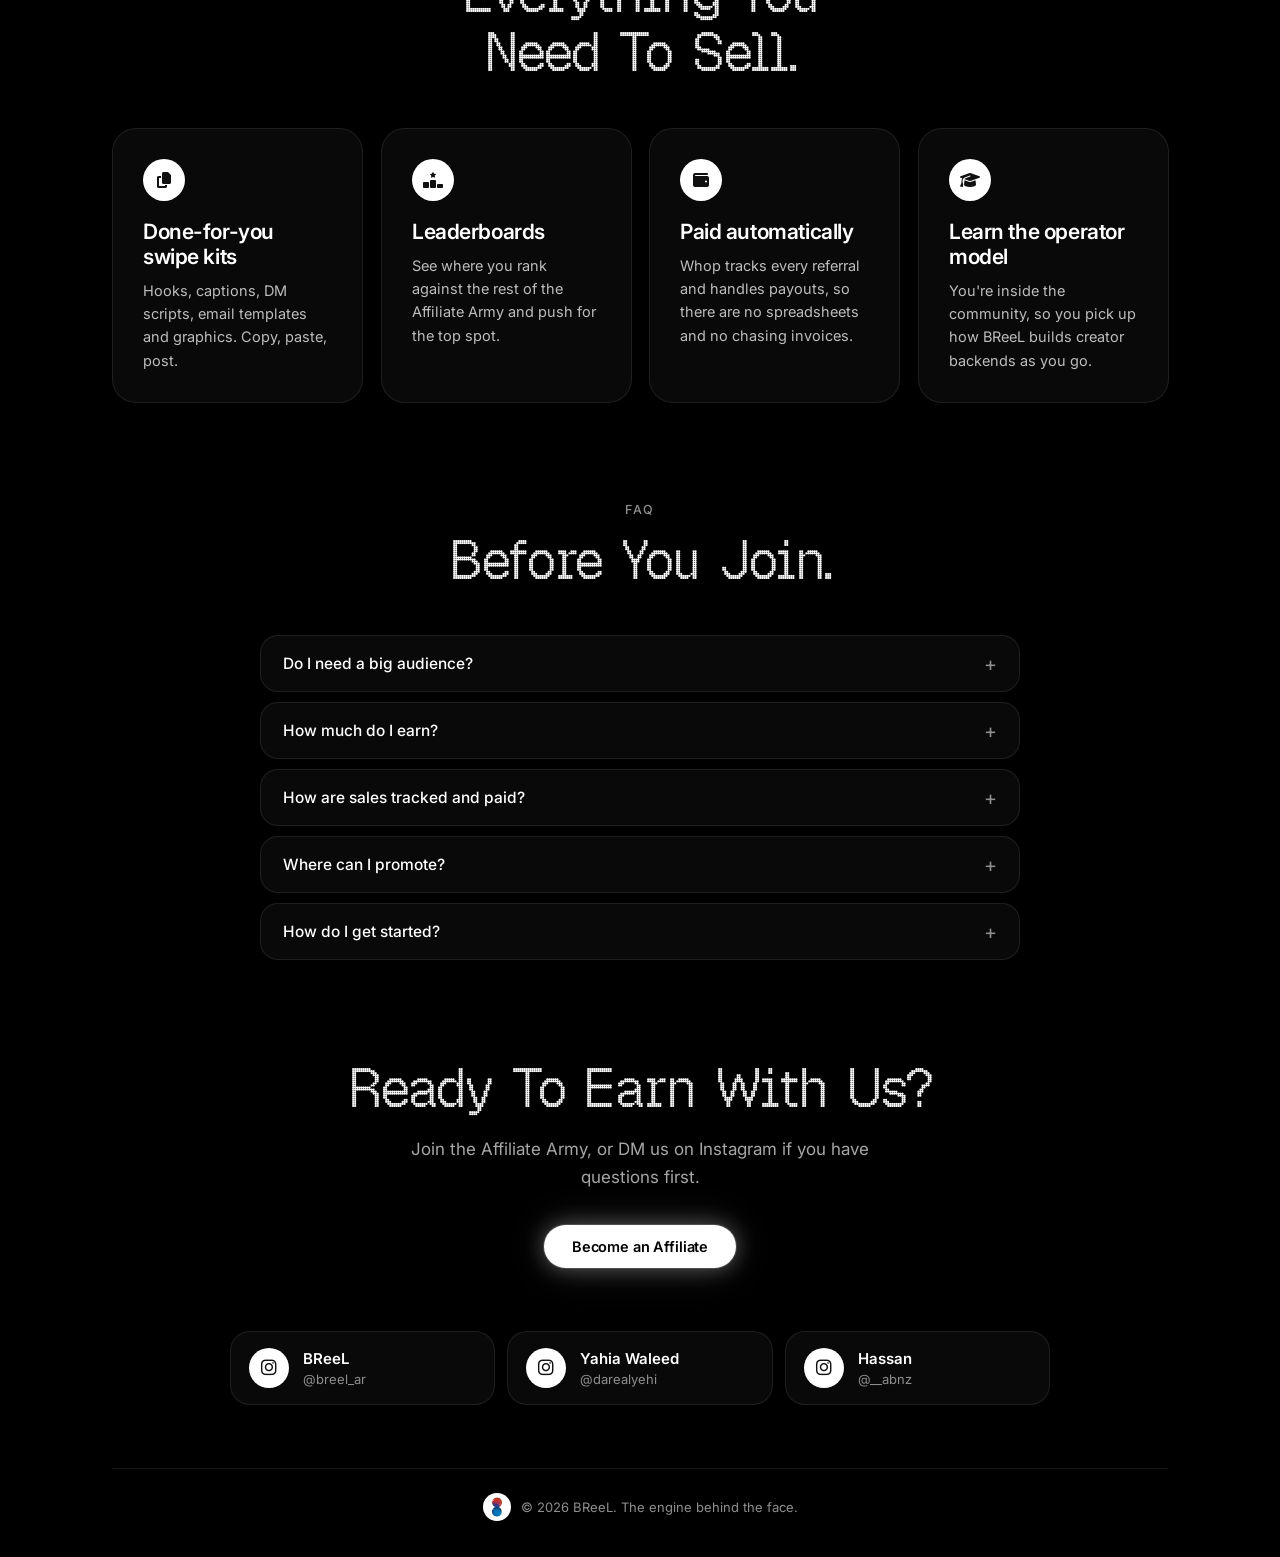
<file: affiliate.html>
<!doctype html>
<html lang="en">
  <head>
    <meta charset="utf-8" />
    <meta name="viewport" content="width=device-width, initial-scale=1, viewport-fit=cover" />
    <title>Become a BReeL Affiliate | Earn 40% Per Sale</title>
    <meta
      name="description"
      content="Join the BReeL Affiliate Army on Whop and earn 40% of every sale you refer: Notion OS products and BReeL community memberships."
    />
    <meta name="theme-color" content="#000000" />
    <link rel="icon" type="image/png" href="assets/favicon.png" />

    <!-- OpenGraph / Twitter (swap og:url + og:image to absolute URLs once the domain is live) -->
    <meta property="og:type" content="website" />
    <meta property="og:site_name" content="BReeL" />
    <meta property="og:title" content="Become a BReeL Affiliate | Earn 40% Per Sale" />
    <meta
      property="og:description"
      content="Share BReeL. Keep 40%. Earn on every product sale and community membership you refer through Whop."
    />
    <meta property="og:image" content="assets/og.jpg" />
    <meta name="twitter:card" content="summary_large_image" />
    <meta name="twitter:title" content="Become a BReeL Affiliate | Earn 40% Per Sale" />
    <meta
      name="twitter:description"
      content="Share BReeL. Keep 40% of every sale you refer through Whop."
    />
    <meta name="twitter:image" content="assets/og.jpg" />

    <link rel="preconnect" href="https://fonts.googleapis.com" />
    <link rel="preconnect" href="https://fonts.gstatic.com" crossorigin />
    <link
      href="https://fonts.googleapis.com/css2?family=Inter:wght@400;500;600&display=swap"
      rel="stylesheet"
    />
    <link
      href="https://db.onlinewebfonts.com/c/8cb707a9b8a73f8a7403336b861c3074?family=BubbledotICG-FinePos"
      rel="stylesheet"
    />
    <link
      rel="stylesheet"
      href="https://cdnjs.cloudflare.com/ajax/libs/font-awesome/6.5.2/css/all.min.css"
      integrity="sha512-SnH5WK+bZxgPHs44uWIX+LLJAJ9/2PkPKZ5QiAj6Ta86w+fsb2TkcmfRyVX3pBnMFcV7oQPJkl9QevSCWr3W6A=="
      crossorigin="anonymous"
      referrerpolicy="no-referrer"
    />
    <script>document.documentElement.classList.add("js");</script>
    <link rel="stylesheet" href="styles.css" />
  </head>
  <body id="top" class="page-affiliate">
    <div class="bg" aria-hidden="true">
      <video class="bg-video" autoplay muted loop playsinline>
        <source
          src="https://d8j0ntlcm91z4.cloudfront.net/user_38xzZboKViGWJOttwIXH07lWA1P/hf_20260809_012548_ef22562c-c0ae-4816-ad9d-f8922af4e6a7.mp4"
          type="video/mp4"
        />
      </video>
    </div>

    <!-- Header -->
    <div class="header-wrap">
      <header class="header">
        <a class="logo" href="index.html" aria-label="BReeL home">
          <img src="assets/logo.webp" alt="" width="52" height="52" />
        </a>

        <nav class="nav" aria-label="Primary">
          <a class="nav-link" href="index.html">Home</a>
          <a class="nav-link" href="index.html#products">Products</a>
          <a class="nav-link" href="index.html#agency">Agency</a>
          <a class="nav-link is-active" href="#top" aria-current="page">Affiliates</a>
          <a class="nav-link" href="resources.html">Resources</a>
          <a class="nav-link" href="#contact">Contact</a>
        </nav>

        <a class="sign-in" href="https://www.instagram.com/breel_ar/" data-link="affiliateJoin" data-utm="nav-pill" target="_blank" rel="noopener">Join</a>

        <button
          class="burger"
          type="button"
          aria-label="Open menu"
          aria-expanded="false"
          aria-controls="mobile-menu"
        >
          <span></span><span></span><span></span>
        </button>
      </header>
    </div>

    <!-- Mobile menu -->
    <div class="menu-overlay" hidden></div>
    <div class="mobile-menu" id="mobile-menu" hidden>
      <nav class="mobile-nav" aria-label="Mobile">
        <a class="m-link" href="index.html" style="--i: 0">Home</a>
        <a class="m-link" href="index.html#products" style="--i: 1">Products</a>
        <a class="m-link" href="index.html#agency" style="--i: 2">Agency</a>
        <a class="m-link is-active" href="#top" aria-current="page" style="--i: 3">Affiliates</a>
        <a class="m-link" href="resources.html" style="--i: 4">Resources</a>
        <a class="m-link" href="#contact" style="--i: 5">Contact</a>
        <a class="m-sign-in" href="https://www.instagram.com/breel_ar/" data-link="affiliateJoin" data-utm="mobile-nav" target="_blank" rel="noopener" style="--i: 6">Join the Affiliate Army</a>
      </nav>
    </div>

    <div class="page">
      <div class="header-spacer" aria-hidden="true"></div>

      <!-- Hero -->
      <main class="hero">
        <div class="trust anim" style="--d: 0.05s">
          <span class="trust-avatar a1"><span class="trust-inner"><i class="fa-solid fa-link" aria-hidden="true"></i></span></span>
          <span class="trust-avatar a2"><span class="trust-inner"><i class="fa-solid fa-share-nodes" aria-hidden="true"></i></span></span>
          <span class="trust-avatar a3"><span class="trust-inner"><i class="fa-solid fa-sack-dollar" aria-hidden="true"></i></span></span>
          <span class="trust-pill">The BReeL Affiliate Army</span>
        </div>

        <h1 class="headline anim">
          <span class="line l1">Share BReeL.</span>
          <span class="line l2">Keep 40%.</span>
        </h1>

        <p class="subhead anim" style="--d: 0.28s">
          Join the BReeL Whop community, grab your link and earn 40% of every sale you drive,
          from our Notion OS products to community memberships.
        </p>

        <a
          class="cta anim"
          href="https://www.instagram.com/breel_ar/"
          data-link="affiliateJoin"
          data-utm="affiliate-hero"
          target="_blank"
          rel="noopener"
          style="--d: 0.4s"
          >Become an Affiliate</a
        >
      </main>

      <!-- Stats -->
      <section class="stats" aria-label="Affiliate program at a glance">
        <div class="stat anim" style="--d: 0.5s">
          <span class="stat-icon" aria-hidden="true">%</span>
          <span class="stat-value" data-target="40" data-suffix="%" data-decimals="0">40%</span>
          <span class="stat-label">Of Every Sale</span>
        </div>
        <div class="stat anim" style="--d: 0.58s">
          <span class="stat-icon" aria-hidden="true">$</span>
          <span class="stat-value" data-target="10.8" data-prefix="$" data-decimals="2">$10.80</span>
          <span class="stat-label">Per $27 Monetization OS</span>
        </div>
        <div class="stat anim" style="--d: 0.66s">
          <span class="stat-icon" aria-hidden="true">$</span>
          <span class="stat-value" data-target="18.8" data-prefix="$" data-decimals="2">$18.80</span>
          <span class="stat-label">Per $47 Launch OS</span>
        </div>
        <div class="stat anim" style="--d: 0.74s">
          <span class="stat-icon" aria-hidden="true">@</span>
          <span class="stat-value">Whop</span>
          <span class="stat-label">Tracked &amp; Paid Out</span>
        </div>
      </section>
    </div>

    <!-- How it works -->
    <section class="section" id="how">
      <div class="section-head reveal">
        <p class="eyebrow">How It Works</p>
        <h2 class="section-title">Four Steps To Your First Payout.</h2>
      </div>

      <ol class="steps">
        <li class="card step reveal" style="--d: 0.04s">
          <span class="step-num">01</span>
          <h3 class="card-title">Join the community</h3>
          <p class="card-text">Get inside the BReeL Whop community. That's where the affiliate program, swipe kits and leaderboard live.</p>
        </li>
        <li class="card step reveal" style="--d: 0.1s">
          <span class="step-num">02</span>
          <h3 class="card-title">Grab your link</h3>
          <p class="card-text">Whop gives you a personal affiliate link, so every sale you send is tracked to you automatically.</p>
        </li>
        <li class="card step reveal" style="--d: 0.16s">
          <span class="step-num">03</span>
          <h3 class="card-title">Share with our swipe kits</h3>
          <p class="card-text">Copy-paste hooks, captions, DM scripts and graphics. Post them on your Reels, stories, bio or DMs.</p>
        </li>
        <li class="card step reveal" style="--d: 0.22s">
          <span class="step-num">04</span>
          <h3 class="card-title">Get paid 40%</h3>
          <p class="card-text">Earn 40% of every product sale or community membership you refer, paid out through Whop.</p>
        </li>
      </ol>
    </section>

    <!-- What you can promote -->
    <section class="section" id="promote">
      <div class="section-head reveal">
        <p class="eyebrow">What You Can Promote</p>
        <h2 class="section-title">Real Offers. Real Commissions.</h2>
        <p class="section-lede">Products creators already need, at prices that are easy to say yes to.</p>
      </div>

      <div class="offers">
        <article class="card offer reveal">
          <figure class="cover-art">
            <img src="assets/products/creator-monetization-os.webp" alt="Creator Monetization OS, Notion Edition: product cover" width="768" height="1152" loading="lazy" />
          </figure>
          <p class="offer-kind">$27 · Notion OS</p>
          <h3 class="card-title">Creator Monetization OS</h3>
          <p class="card-text">Turn an audience into a monetization-ready system without relying on brand deals.</p>
          <p class="earn">You earn <strong>$10.80</strong> per sale</p>
        </article>

        <article class="card offer reveal">
          <figure class="cover-art">
            <img src="assets/products/first-profitable-launch-os.webp" alt="First Profitable Launch OS: product cover" width="768" height="1152" loading="lazy" />
          </figure>
          <p class="offer-kind">$47 · Notion OS</p>
          <h3 class="card-title">First Profitable Launch OS</h3>
          <p class="card-text">Plan, write and execute a first profitable launch inside one Notion workspace.</p>
          <p class="earn">You earn <strong>$18.80</strong> per sale</p>
        </article>

        <article class="card offer offer-keep reveal">
          <div class="cover cover-community" aria-hidden="true">
            <span class="cover-series">BReeL on Whop</span>
            <span class="cover-title">Community Memberships</span>
            <span class="cover-sub">Pods · Q&amp;As · BReeL Games</span>
            <i class="fa-solid fa-users cover-icon"></i>
          </div>
          <p class="offer-kind">Whop membership</p>
          <h3 class="card-title">BReeL Community</h3>
          <p class="card-text">The paid BReeL Whop community, where people learn the growth operator model and build in public with us.</p>
          <p class="earn">You earn <strong>40%</strong> of every membership you refer</p>
        </article>
      </div>
    </section>

    <!-- Earnings calculator -->
    <section class="section" id="calculator">
      <div class="calc card reveal">
        <div class="calc-copy">
          <p class="eyebrow">Earnings Calculator</p>
          <h2 class="section-title">Do The Math.</h2>
          <p class="section-lede">Drag the sliders to see what 40% looks like at your volume.</p>
        </div>

        <div class="calc-body">
          <label class="calc-row">
            <span class="calc-label">Creator Monetization OS <em>$27</em></span>
            <input type="range" min="0" max="200" step="1" value="20" data-calc-price="27" aria-label="Creator Monetization OS sales per month" />
            <output class="calc-count">20</output>
          </label>
          <label class="calc-row">
            <span class="calc-label">First Profitable Launch OS <em>$47</em></span>
            <input type="range" min="0" max="200" step="1" value="10" data-calc-price="47" aria-label="First Profitable Launch OS sales per month" />
            <output class="calc-count">10</output>
          </label>

          <div class="calc-result">
            <div>
              <span class="calc-result-label">Per month</span>
              <span class="calc-result-value" data-calc-month>$404</span>
            </div>
            <div>
              <span class="calc-result-label">Per year</span>
              <span class="calc-result-value" data-calc-year>$4,848</span>
            </div>
          </div>
          <p class="calc-note">Sales per month, at 40% commission. Community memberships come on top. This is an illustration, not a promise of earnings.</p>
        </div>
      </div>
    </section>

    <!-- Perks -->
    <section class="section" id="perks">
      <div class="section-head reveal">
        <p class="eyebrow">Why Affiliates Stay</p>
        <h2 class="section-title">Everything You Need To Sell.</h2>
      </div>

      <div class="perks">
        <article class="card reveal" style="--d: 0.04s">
          <i class="fa-solid fa-copy perk-icon" aria-hidden="true"></i>
          <h3 class="card-title">Done-for-you swipe kits</h3>
          <p class="card-text">Hooks, captions, DM scripts, email templates and graphics. Copy, paste, post.</p>
        </article>
        <article class="card reveal" style="--d: 0.1s">
          <i class="fa-solid fa-ranking-star perk-icon" aria-hidden="true"></i>
          <h3 class="card-title">Leaderboards</h3>
          <p class="card-text">See where you rank against the rest of the Affiliate Army and push for the top spot.</p>
        </article>
        <article class="card reveal" style="--d: 0.16s">
          <i class="fa-solid fa-wallet perk-icon" aria-hidden="true"></i>
          <h3 class="card-title">Paid automatically</h3>
          <p class="card-text">Whop tracks every referral and handles payouts, so there are no spreadsheets and no chasing invoices.</p>
        </article>
        <article class="card reveal" style="--d: 0.22s">
          <i class="fa-solid fa-graduation-cap perk-icon" aria-hidden="true"></i>
          <h3 class="card-title">Learn the operator model</h3>
          <p class="card-text">You're inside the community, so you pick up how BReeL builds creator backends as you go.</p>
        </article>
      </div>
    </section>

    <!-- FAQ -->
    <section class="section" id="faq">
      <div class="section-head reveal">
        <p class="eyebrow">FAQ</p>
        <h2 class="section-title">Before You Join.</h2>
      </div>

      <div class="faq reveal">
        <details>
          <summary>Do I need a big audience?</summary>
          <p>No. Many affiliates sell through DMs, stories and small, engaged pages. The swipe kits are built for that.</p>
        </details>
        <details>
          <summary>How much do I earn?</summary>
          <p>40% of every sale you refer: $10.80 per Creator Monetization OS, $18.80 per First Profitable Launch OS, and 40% of every BReeL community membership.</p>
        </details>
        <details>
          <summary>How are sales tracked and paid?</summary>
          <p>Through Whop. Your affiliate link tracks every referral, and commissions are paid out through Whop's affiliate system.</p>
        </details>
        <details>
          <summary>Where can I promote?</summary>
          <p>Anywhere you have attention: Instagram, TikTok, YouTube, your bio link, DMs or email. Just be upfront that it's an affiliate link.</p>
        </details>
        <details>
          <summary>How do I get started?</summary>
          <p>Hit "Become an Affiliate", join the BReeL Whop community and grab your link from the affiliate tab.</p>
        </details>
      </div>
    </section>

    <!-- Contact / footer -->
    <footer class="footer" id="contact">
      <div class="footer-cta reveal">
        <h2 class="section-title">Ready To Earn With Us?</h2>
        <p class="section-lede">Join the Affiliate Army, or DM us on Instagram if you have questions first.</p>
        <a class="cta cta-static" href="https://www.instagram.com/breel_ar/" data-link="affiliateJoin" data-utm="affiliate-footer" target="_blank" rel="noopener">Become an Affiliate</a>
      </div>

      <ul class="team reveal">
        <li>
          <a href="https://www.instagram.com/breel_ar/" data-link="igBreel" target="_blank" rel="noopener">
            <i class="fa-brands fa-instagram" aria-hidden="true"></i>
            <span class="team-name">BReeL</span>
            <span class="team-handle">@breel_ar</span>
          </a>
        </li>
        <li>
          <a href="https://www.instagram.com/darealyehi/" data-link="igYahia" target="_blank" rel="noopener">
            <i class="fa-brands fa-instagram" aria-hidden="true"></i>
            <span class="team-name">Yahia Waleed</span>
            <span class="team-handle">@darealyehi</span>
          </a>
        </li>
        <li>
          <a href="https://www.instagram.com/__abnz/" data-link="igHassan" target="_blank" rel="noopener">
            <i class="fa-brands fa-instagram" aria-hidden="true"></i>
            <span class="team-name">Hassan</span>
            <span class="team-handle">@__abnz</span>
          </a>
        </li>
      </ul>

      <div class="footer-base">
        <img src="assets/logo.webp" alt="" width="28" height="28" />
        <span>© <span data-year>2026</span> BReeL. The engine behind the face.</span>
      </div>
    </footer>

    <script src="main.js" defer></script>
  </body>
</html>
</file>
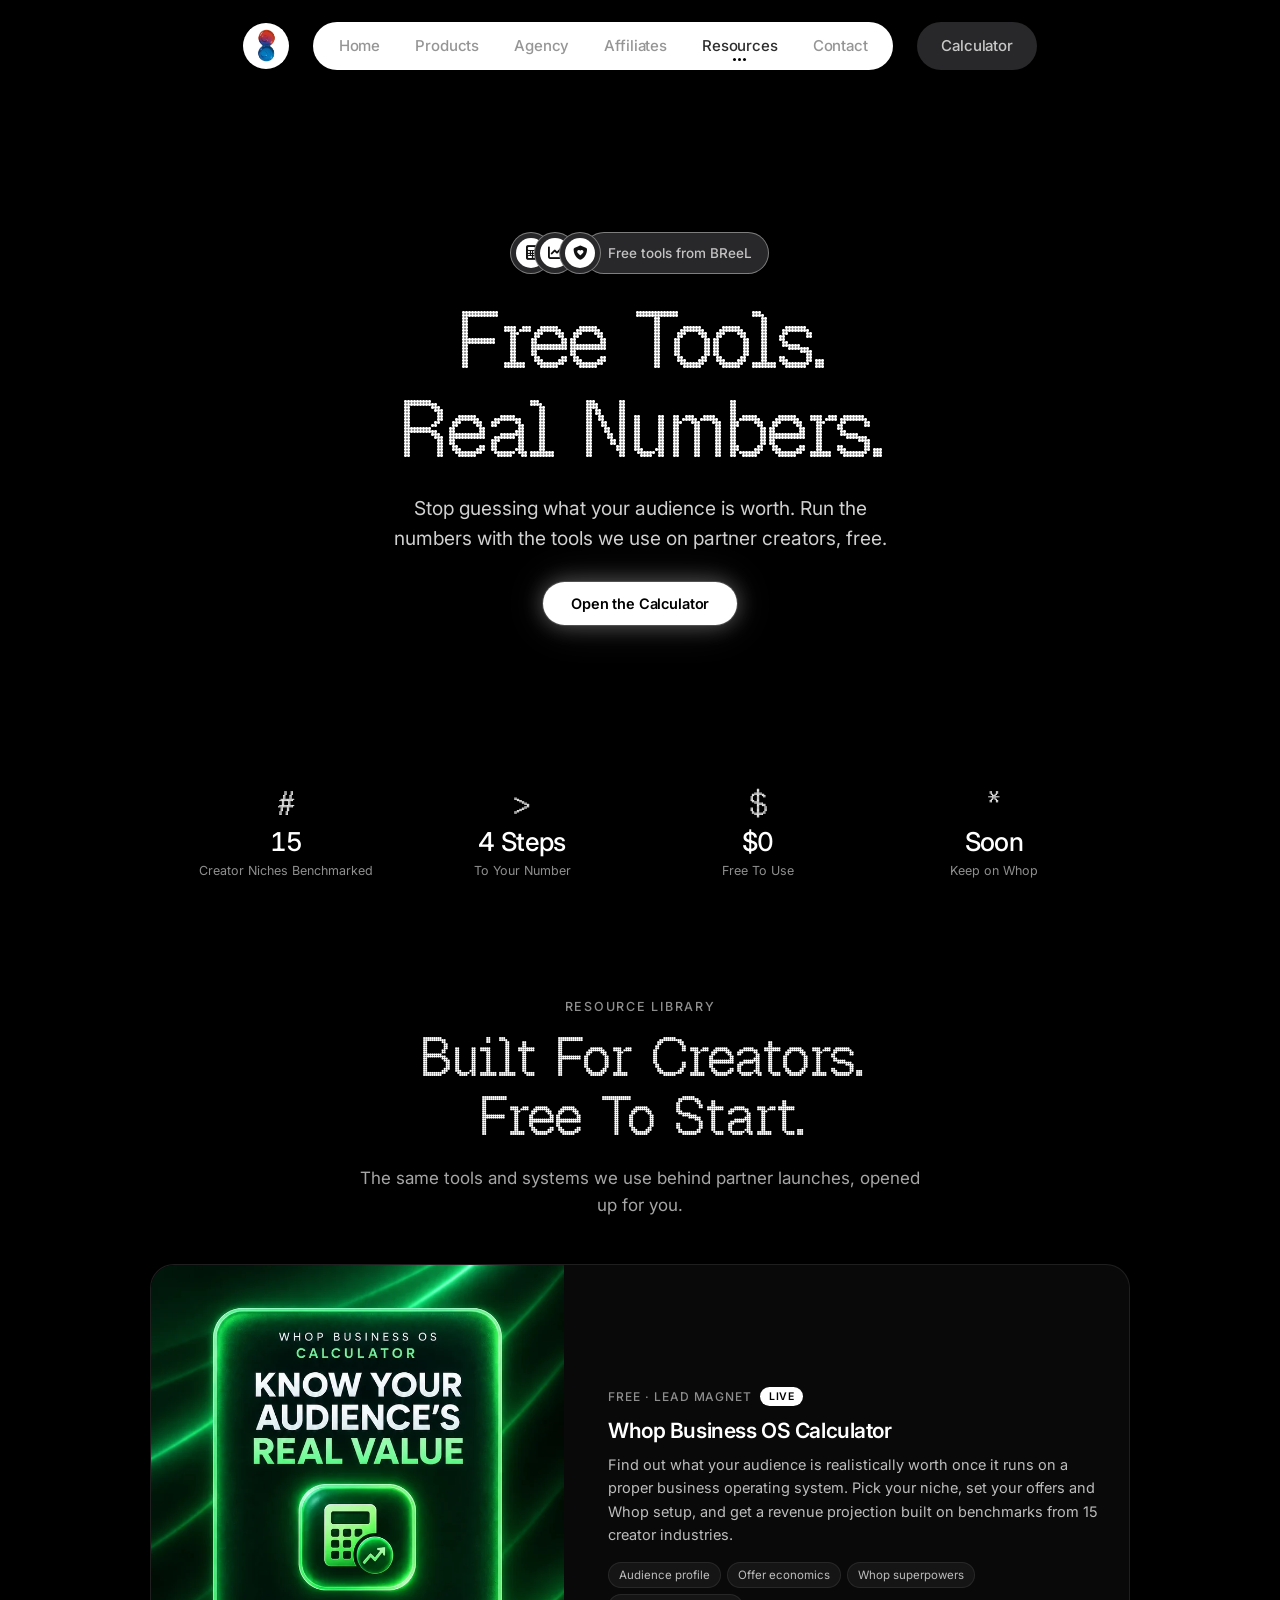
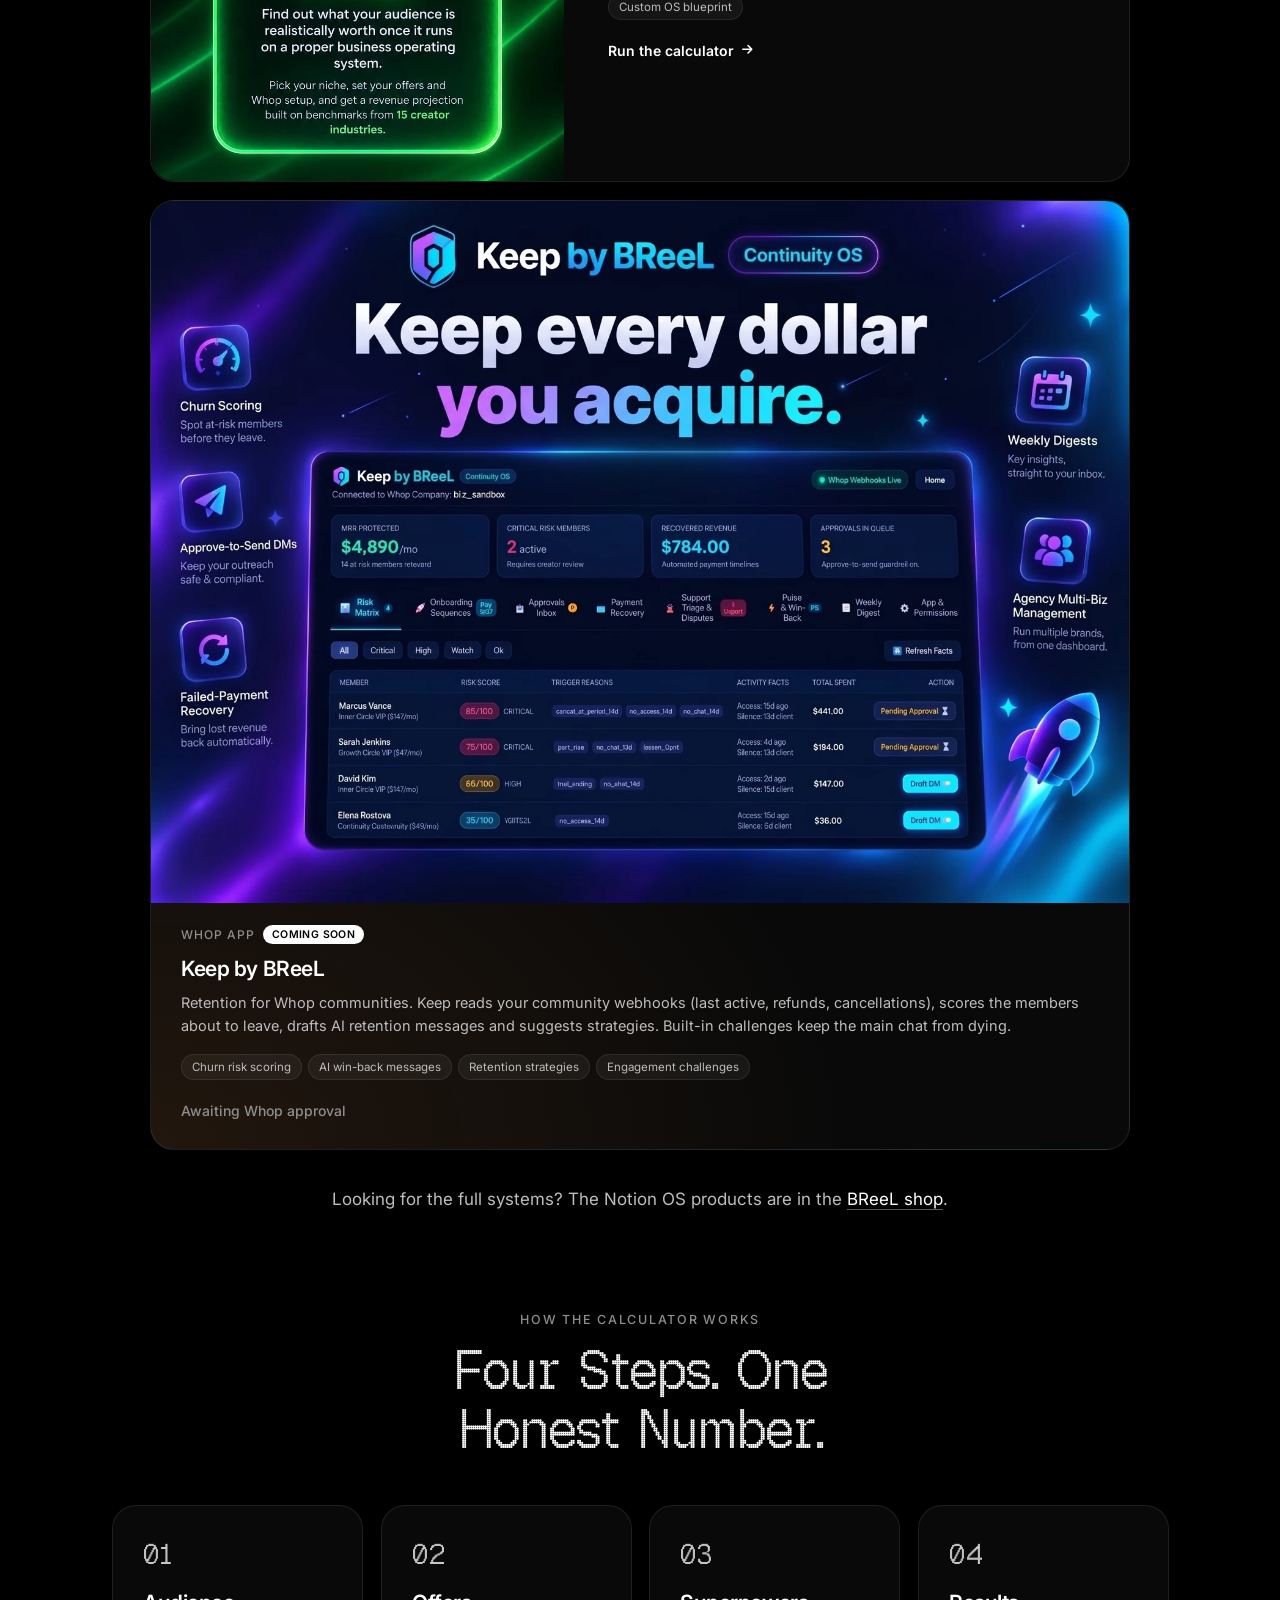
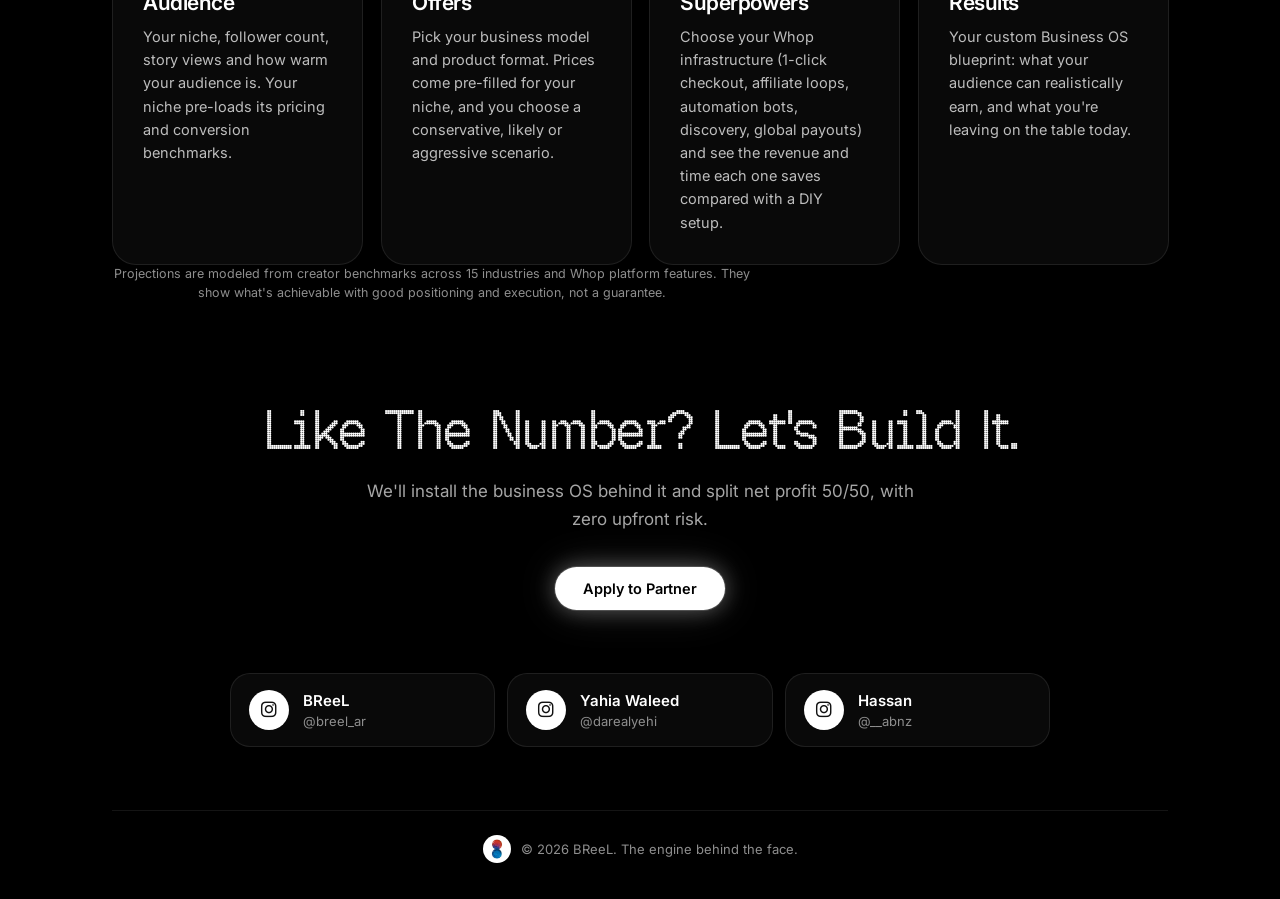
<file: resources.html>
<!doctype html>
<html lang="en">
  <head>
    <meta charset="utf-8" />
    <meta name="viewport" content="width=device-width, initial-scale=1, viewport-fit=cover" />
    <title>Free Creator Resources | BReeL</title>
    <meta
      name="description"
      content="Free tools from BReeL: the Whop Business OS Calculator shows what your audience is really worth. Plus Keep, our Whop retention app, coming soon."
    />
    <meta name="theme-color" content="#000000" />
    <link rel="icon" type="image/png" href="assets/favicon.png" />

    <!-- OpenGraph / Twitter (swap og:url + og:image to absolute URLs once the domain is live) -->
    <meta property="og:type" content="website" />
    <meta property="og:site_name" content="BReeL" />
    <meta property="og:title" content="Free Creator Resources | BReeL" />
    <meta
      property="og:description"
      content="Free Tools. Real Numbers. Run the Whop Business OS Calculator and see what your audience is really worth."
    />
    <meta property="og:image" content="assets/og.jpg" />
    <meta name="twitter:card" content="summary_large_image" />
    <meta name="twitter:title" content="Free Creator Resources | BReeL" />
    <meta
      name="twitter:description"
      content="Free Tools. Real Numbers. The BReeL Whop Business OS Calculator."
    />
    <meta name="twitter:image" content="assets/og.jpg" />

    <link rel="preconnect" href="https://fonts.googleapis.com" />
    <link rel="preconnect" href="https://fonts.gstatic.com" crossorigin />
    <link
      href="https://fonts.googleapis.com/css2?family=Inter:wght@400;500;600&display=swap"
      rel="stylesheet"
    />
    <link
      href="https://db.onlinewebfonts.com/c/8cb707a9b8a73f8a7403336b861c3074?family=BubbledotICG-FinePos"
      rel="stylesheet"
    />
    <link
      rel="stylesheet"
      href="https://cdnjs.cloudflare.com/ajax/libs/font-awesome/6.5.2/css/all.min.css"
      integrity="sha512-SnH5WK+bZxgPHs44uWIX+LLJAJ9/2PkPKZ5QiAj6Ta86w+fsb2TkcmfRyVX3pBnMFcV7oQPJkl9QevSCWr3W6A=="
      crossorigin="anonymous"
      referrerpolicy="no-referrer"
    />
    <script>document.documentElement.classList.add("js");</script>
    <link rel="stylesheet" href="styles.css" />
  </head>
  <body id="top" class="page-resources">
    <div class="bg" aria-hidden="true">
      <video class="bg-video" autoplay muted loop playsinline>
        <source
          src="https://d8j0ntlcm91z4.cloudfront.net/user_38xzZboKViGWJOttwIXH07lWA1P/hf_20260809_012548_ef22562c-c0ae-4816-ad9d-f8922af4e6a7.mp4"
          type="video/mp4"
        />
      </video>
    </div>

    <!-- Header -->
    <div class="header-wrap">
      <header class="header">
        <a class="logo" href="index.html" aria-label="BReeL home">
          <img src="assets/logo.webp" alt="" width="52" height="52" />
        </a>

        <nav class="nav" aria-label="Primary">
          <a class="nav-link" href="index.html">Home</a>
          <a class="nav-link" href="index.html#products">Products</a>
          <a class="nav-link" href="index.html#agency">Agency</a>
          <a class="nav-link" href="affiliate.html">Affiliates</a>
          <a class="nav-link is-active" href="#top" aria-current="page">Resources</a>
          <a class="nav-link" href="#contact">Contact</a>
        </nav>

        <a class="sign-in" href="https://breel-lm-1-calc.vercel.app/" data-link="calculator" data-utm="nav-pill" target="_blank" rel="noopener">Calculator</a>

        <button
          class="burger"
          type="button"
          aria-label="Open menu"
          aria-expanded="false"
          aria-controls="mobile-menu"
        >
          <span></span><span></span><span></span>
        </button>
      </header>
    </div>

    <!-- Mobile menu -->
    <div class="menu-overlay" hidden></div>
    <div class="mobile-menu" id="mobile-menu" hidden>
      <nav class="mobile-nav" aria-label="Mobile">
        <a class="m-link" href="index.html" style="--i: 0">Home</a>
        <a class="m-link" href="index.html#products" style="--i: 1">Products</a>
        <a class="m-link" href="index.html#agency" style="--i: 2">Agency</a>
        <a class="m-link" href="affiliate.html" style="--i: 3">Affiliates</a>
        <a class="m-link is-active" href="#top" aria-current="page" style="--i: 4">Resources</a>
        <a class="m-link" href="#contact" style="--i: 5">Contact</a>
        <a class="m-sign-in" href="https://breel-lm-1-calc.vercel.app/" data-link="calculator" data-utm="mobile-nav" target="_blank" rel="noopener" style="--i: 6">Open the Calculator</a>
      </nav>
    </div>

    <div class="page">
      <div class="header-spacer" aria-hidden="true"></div>

      <!-- Hero -->
      <main class="hero">
        <div class="trust anim" style="--d: 0.05s">
          <span class="trust-avatar a1"><span class="trust-inner"><i class="fa-solid fa-calculator" aria-hidden="true"></i></span></span>
          <span class="trust-avatar a2"><span class="trust-inner"><i class="fa-solid fa-chart-line" aria-hidden="true"></i></span></span>
          <span class="trust-avatar a3"><span class="trust-inner"><i class="fa-solid fa-shield-heart" aria-hidden="true"></i></span></span>
          <span class="trust-pill">Free tools from BReeL</span>
        </div>

        <h1 class="headline anim">
          <span class="line l1">Free Tools.</span>
          <span class="line l2">Real Numbers.</span>
        </h1>

        <p class="subhead anim" style="--d: 0.28s">
          Stop guessing what your audience is worth. Run the numbers with the tools we use
          on partner creators, free.
        </p>

        <a
          class="cta anim"
          href="https://breel-lm-1-calc.vercel.app/"
          data-link="calculator"
          data-utm="resources-hero"
          target="_blank"
          rel="noopener"
          style="--d: 0.4s"
          >Open the Calculator</a
        >
      </main>

      <!-- Stats -->
      <section class="stats" aria-label="Resources at a glance">
        <div class="stat anim" style="--d: 0.5s">
          <span class="stat-icon" aria-hidden="true">#</span>
          <span class="stat-value" data-target="15" data-decimals="0">15</span>
          <span class="stat-label">Creator Niches Benchmarked</span>
        </div>
        <div class="stat anim" style="--d: 0.58s">
          <span class="stat-icon" aria-hidden="true">&gt;</span>
          <span class="stat-value" data-target="4" data-suffix=" Steps" data-decimals="0">4 Steps</span>
          <span class="stat-label">To Your Number</span>
        </div>
        <div class="stat anim" style="--d: 0.66s">
          <span class="stat-icon" aria-hidden="true">$</span>
          <span class="stat-value" data-target="0" data-prefix="$" data-decimals="0">$0</span>
          <span class="stat-label">Free To Use</span>
        </div>
        <div class="stat anim" style="--d: 0.74s">
          <span class="stat-icon" aria-hidden="true">*</span>
          <span class="stat-value">Soon</span>
          <span class="stat-label">Keep on Whop</span>
        </div>
      </section>
    </div>

    <!-- Resource library -->
    <section class="section" id="library" data-section="resources">
      <div class="section-head reveal">
        <p class="eyebrow">Resource Library</p>
        <h2 class="section-title">Built For Creators. Free To Start.</h2>
        <p class="section-lede">
          The same tools and systems we use behind partner launches, opened up for you.
        </p>
      </div>

      <div class="offers offers-2">
        <article class="card offer offer-split reveal" style="--d: 0.04s">
          <figure class="cover-art">
            <img src="assets/products/whop-business-os-calculator.webp" alt="Whop Business OS Calculator: know your audience's real value" width="768" height="1152" loading="lazy" />
          </figure>
          <div class="offer-body">
          <p class="offer-kind">Free · Lead Magnet <span class="badge">Live</span></p>
          <h3 class="card-title">Whop Business OS Calculator</h3>
          <p class="card-text">
            Find out what your audience is realistically worth once it runs on a proper business
            operating system. Pick your niche, set your offers and Whop setup, and get a revenue
            projection built on benchmarks from 15 creator industries.
          </p>
          <ul class="inside">
            <li>Audience profile</li>
            <li>Offer economics</li>
            <li>Whop superpowers</li>
            <li>Custom OS blueprint</li>
          </ul>
          <a class="offer-link" href="https://breel-lm-1-calc.vercel.app/" data-link="calculator" data-utm="resources-card" target="_blank" rel="noopener">Run the calculator <i class="fa-solid fa-arrow-right" aria-hidden="true"></i></a>
          </div>
        </article>

        <article class="card offer offer-keep reveal" style="--d: 0.1s">
          <figure class="cover-art cover-art-wide">
            <img src="assets/products/keep-by-breel.webp" alt="Keep by BReeL, Continuity OS: keep every dollar you acquire. Dashboard with churn scoring, approve-to-send DMs, failed-payment recovery and weekly digests" width="1600" height="1149" loading="lazy" />
          </figure>
          <p class="offer-kind">Whop App <span class="badge">Coming soon</span></p>
          <h3 class="card-title">Keep by BReeL</h3>
          <p class="card-text">
            Retention for Whop communities. Keep reads your community webhooks (last active, refunds,
            cancellations), scores the members about to leave, drafts AI retention messages and
            suggests strategies. Built-in challenges keep the main chat from dying.
          </p>
          <ul class="inside">
            <li>Churn risk scoring</li>
            <li>AI win-back messages</li>
            <li>Retention strategies</li>
            <li>Engagement challenges</li>
          </ul>
          <span class="offer-link is-disabled" aria-disabled="true">Awaiting Whop approval</span>
        </article>
      </div>

      <p class="compare-close reveal">
        Looking for the full systems? The Notion OS products are in the
        <a class="inline-link" href="index.html#products">BReeL shop</a>.
      </p>
    </section>

    <!-- How the calculator works -->
    <section class="section" id="how-calc" data-section="resources">
      <div class="section-head reveal">
        <p class="eyebrow">How The Calculator Works</p>
        <h2 class="section-title">Four Steps. One Honest Number.</h2>
      </div>

      <ol class="steps">
        <li class="card step reveal" style="--d: 0.04s">
          <span class="step-num">01</span>
          <h3 class="card-title">Audience</h3>
          <p class="card-text">Your niche, follower count, story views and how warm your audience is. Your niche pre-loads its pricing and conversion benchmarks.</p>
        </li>
        <li class="card step reveal" style="--d: 0.1s">
          <span class="step-num">02</span>
          <h3 class="card-title">Offers</h3>
          <p class="card-text">Pick your business model and product format. Prices come pre-filled for your niche, and you choose a conservative, likely or aggressive scenario.</p>
        </li>
        <li class="card step reveal" style="--d: 0.16s">
          <span class="step-num">03</span>
          <h3 class="card-title">Superpowers</h3>
          <p class="card-text">Choose your Whop infrastructure (1-click checkout, affiliate loops, automation bots, discovery, global payouts) and see the revenue and time each one saves compared with a DIY setup.</p>
        </li>
        <li class="card step reveal" style="--d: 0.22s">
          <span class="step-num">04</span>
          <h3 class="card-title">Results</h3>
          <p class="card-text">Your custom Business OS blueprint: what your audience can realistically earn, and what you're leaving on the table today.</p>
        </li>
      </ol>

      <p class="calc-note calc-note-center reveal">
        Projections are modeled from creator benchmarks across 15 industries and Whop platform
        features. They show what's achievable with good positioning and execution, not a guarantee.
      </p>
    </section>

    <!-- Contact / footer -->
    <footer class="footer" id="contact" data-section="contact">
      <div class="footer-cta reveal">
        <h2 class="section-title">Like The Number? Let's Build It.</h2>
        <p class="section-lede">We'll install the business OS behind it and split net profit 50/50, with zero upfront risk.</p>
        <a class="cta cta-static" href="https://calendly.com/yahiawaleed/" data-link="apply" data-utm="resources-footer" target="_blank" rel="noopener">Apply to Partner</a>
      </div>

      <ul class="team reveal">
        <li>
          <a href="https://www.instagram.com/breel_ar/" data-link="igBreel" target="_blank" rel="noopener">
            <i class="fa-brands fa-instagram" aria-hidden="true"></i>
            <span class="team-name">BReeL</span>
            <span class="team-handle">@breel_ar</span>
          </a>
        </li>
        <li>
          <a href="https://www.instagram.com/darealyehi/" data-link="igYahia" target="_blank" rel="noopener">
            <i class="fa-brands fa-instagram" aria-hidden="true"></i>
            <span class="team-name">Yahia Waleed</span>
            <span class="team-handle">@darealyehi</span>
          </a>
        </li>
        <li>
          <a href="https://www.instagram.com/__abnz/" data-link="igHassan" target="_blank" rel="noopener">
            <i class="fa-brands fa-instagram" aria-hidden="true"></i>
            <span class="team-name">Hassan</span>
            <span class="team-handle">@__abnz</span>
          </a>
        </li>
      </ul>

      <div class="footer-base">
        <img src="assets/logo.webp" alt="" width="28" height="28" />
        <span>© <span data-year>2026</span> BReeL. The engine behind the face.</span>
      </div>
    </footer>

    <script src="main.js" defer></script>
  </body>
</html>
</file>
<file: styles.css>
/* ==========================================================================
   BReeL — single-viewport video landing
   ========================================================================== */

@font-face {
  font-family: "Geist Pixel Circle";
  src: url("fonts/GeistPixel-Circle.woff2") format("woff2");
  font-weight: 400;
  font-style: normal;
  font-display: swap;
}

:root {
  --bg: #000000;
  --text: #ffffff;
  --muted: #8e8e8e;
  --nav-text: #2e2e2e;
  --pill-dark: #28282a;
  --sign-in-text: #c8c8c8;
  --nav-shadow: 0 4px 14px rgba(0, 0, 0, 0.16);
  --trust-bg: #28282a;
  --trust-border: rgba(255, 255, 255, 0.4);
  --trust-text: #c4c2c3;
  --font-sans: "Inter", "Segoe UI", system-ui, sans-serif;
  --font-display: "BubbledotICG-FinePos", "Geist Pixel Circle", monospace;

  --ease-out: cubic-bezier(0.22, 1, 0.36, 1);
  --trust-size: clamp(36px, 4.5vw, 42px);
}

*,
*::before,
*::after {
  box-sizing: border-box;
}

html,
body {
  margin: 0;
  padding: 0;
}

html {
  background: var(--bg);
  scroll-behavior: smooth;
}

body {
  position: relative;
  background: var(--bg);
  color: var(--text);
  font-family: var(--font-sans);
  min-height: 100vh;
  min-height: 100dvh;
  overflow-x: hidden;
  -webkit-font-smoothing: antialiased;
  -moz-osx-font-smoothing: grayscale;
  text-rendering: optimizeLegibility;
}

a {
  color: inherit;
  text-decoration: none;
}

button {
  font: inherit;
  color: inherit;
  border: 0;
  background: none;
  cursor: pointer;
}

/* --------------------------------------------------------------------------
   Background video
   -------------------------------------------------------------------------- */

.bg {
  position: absolute;
  top: 0;
  left: 0;
  right: 0;
  height: 100vh;
  height: 100dvh;
  overflow: hidden;
  background: #000;
  z-index: 0;
}

/* melt the hero video into the black sections below */
.bg::after {
  content: "";
  position: absolute;
  left: 0;
  right: 0;
  bottom: 0;
  height: 22%;
  background: linear-gradient(to bottom, rgba(0, 0, 0, 0), #000);
  z-index: 1;
}

.bg-video {
  position: absolute;
  inset: 0;
  width: 100%;
  height: 100%;
  object-fit: cover;
  pointer-events: none;
  z-index: 0;
}

/* --------------------------------------------------------------------------
   Page shell
   -------------------------------------------------------------------------- */

.page {
  position: relative;
  display: flex;
  flex-direction: column;
  align-items: center;
  height: 100vh;
  height: 100dvh;
  overflow: hidden;
  padding: clamp(16px, 2.4vh, 28px) clamp(14px, 3vw, 32px);
}

.hero,
.stats {
  position: relative;
  z-index: 1;
}

/* --------------------------------------------------------------------------
   1) Header — fixed so it follows the scroll; the spacer keeps hero layout intact
   -------------------------------------------------------------------------- */

.header-wrap {
  position: fixed;
  top: 0;
  left: 0;
  right: 0;
  z-index: 30;
  display: flex;
  justify-content: center;
  padding: clamp(16px, 2.4vh, 28px) clamp(14px, 3vw, 32px) 0;
  pointer-events: none;
}

/* soft black fade behind the floating header once the page scrolls past the hero */
.header-wrap::before {
  content: "";
  position: absolute;
  inset: 0 0 -28px;
  z-index: -1;
  background: linear-gradient(to bottom, rgba(0, 0, 0, 0.92) 40%, rgba(0, 0, 0, 0));
  opacity: 0;
  transition: opacity 0.35s ease;
}

body.is-scrolled .header-wrap::before {
  opacity: 1;
}

.header-spacer {
  flex-shrink: 0;
  height: clamp(44px, 5.2vw, 48px);
}

.header {
  pointer-events: auto;
  flex-shrink: 0;
  display: flex;
  align-items: center;
  justify-content: center;
  gap: clamp(14px, 2.2vw, 24px);
  width: 100%;
  max-width: 840px;
  animation: slideDown 0.7s var(--ease-out) both;
}

.logo {
  flex-shrink: 0;
  display: grid;
  place-items: center;
  width: clamp(40px, 4.4vw, 46px);
  height: clamp(40px, 4.4vw, 46px);
  border-radius: 50%;
  background: #fff;
  box-shadow: var(--nav-shadow);
  overflow: hidden;
  transition: transform 0.3s var(--ease-out);
}

.logo:hover {
  transform: scale(1.04);
}

.logo img {
  display: block;
  width: 72%;
  height: 72%;
  object-fit: contain;
}

.nav {
  flex: 1;
  display: flex;
  align-items: center;
  justify-content: space-around;
  height: clamp(44px, 5.2vw, 48px);
  max-width: 580px;
  padding: 4px 8px;
  border-radius: 999px;
  background: #fff;
  box-shadow: var(--nav-shadow);
}

.nav-link {
  position: relative;
  display: inline-flex;
  align-items: center;
  height: 100%;
  padding: 0 clamp(6px, 1vw, 12px);
  font-weight: 500;
  font-size: clamp(13px, 1.4vw, 15px);
  letter-spacing: -0.01em;
  color: var(--nav-text);
  opacity: 0.5;
  white-space: nowrap;
  transition: opacity 0.25s ease;
}

.nav-link:hover {
  opacity: 0.75;
}

.nav-link.is-active {
  opacity: 1;
}

.nav-link.is-active::after,
.m-link.is-active::after {
  content: "";
  position: absolute;
  left: 50%;
  bottom: 5px;
  width: 3px;
  height: 3px;
  margin-left: -1.5px;
  border-radius: 50%;
  background: #000;
  box-shadow: -5px 0 0 #000, 5px 0 0 #000;
}

.sign-in {
  flex-shrink: 0;
  display: inline-flex;
  align-items: center;
  justify-content: center;
  height: clamp(44px, 5.2vw, 48px);
  padding: 0 clamp(18px, 2.2vw, 24px);
  border-radius: 999px;
  background: var(--pill-dark);
  color: var(--sign-in-text);
  font-weight: 500;
  font-size: clamp(13px, 1.4vw, 15px);
  letter-spacing: -0.01em;
  box-shadow: var(--nav-shadow);
  transition: background 0.25s ease, color 0.25s ease, transform 0.25s var(--ease-out);
}

.sign-in:hover {
  background: #323234;
  color: #fff;
  transform: translateY(-1px);
}

/* Burger (mobile only) */
.burger {
  display: none;
  position: relative;
  width: 48px;
  height: 48px;
  border-radius: 50%;
  background: var(--pill-dark);
  box-shadow: var(--nav-shadow);
  transition: background 0.3s ease;
}

.burger span {
  position: absolute;
  left: 50%;
  top: 50%;
  width: 18px;
  height: 1.5px;
  margin-left: -9px;
  margin-top: -0.75px;
  border-radius: 2px;
  background: #fff;
  transition: transform 0.35s var(--ease-out), opacity 0.2s ease, background 0.3s ease;
}

.burger span:nth-child(1) {
  transform: translateY(-6.5px);
}

.burger span:nth-child(3) {
  transform: translateY(6.5px);
}

.burger[aria-expanded="true"] {
  background: #fff;
}

.burger[aria-expanded="true"] span {
  background: #000;
}

.burger[aria-expanded="true"] span:nth-child(1) {
  transform: translateY(0) rotate(45deg);
}

.burger[aria-expanded="true"] span:nth-child(2) {
  opacity: 0;
}

.burger[aria-expanded="true"] span:nth-child(3) {
  transform: translateY(0) rotate(-45deg);
}

/* --------------------------------------------------------------------------
   2) Hero
   -------------------------------------------------------------------------- */

.hero {
  flex: 1;
  display: flex;
  flex-direction: column;
  align-items: center;
  justify-content: center;
  width: 100%;
  max-width: 900px;
  text-align: center;
  min-height: 0;
}

/* Trust row */
.trust {
  display: inline-flex;
  align-items: center;
  margin-bottom: clamp(16px, 2.5vh, 26px);
}

.trust-avatar {
  position: relative;
  display: grid;
  place-items: center;
  width: var(--trust-size);
  height: var(--trust-size);
  padding: 5px;
  border-radius: 50%;
  background: var(--trust-bg);
  border: 1px solid var(--trust-border);
  transition: transform 0.35s var(--ease-out);
}

.trust-inner {
  display: grid;
  place-items: center;
  width: 100%;
  height: 100%;
  border-radius: 50%;
  background: #fff;
  color: #111;
  font-size: calc(var(--trust-size) * 0.34);
  line-height: 1;
}

.trust-avatar + .trust-avatar {
  margin-left: calc(var(--trust-size) * -0.42);
}

.a1 { z-index: 1; }
.a2 { z-index: 2; }
.a3 { z-index: 4; }

.trust:hover .a1 { transform: translateY(-2px); }
.trust:hover .a2 { transform: translateY(-4px); }
.trust:hover .a3 { transform: translateY(-2px); }

.trust-pill {
  position: relative;
  z-index: 3;
  display: inline-flex;
  align-items: center;
  height: var(--trust-size);
  margin-left: calc(var(--trust-size) * -0.42);
  padding: 0 16px 0 calc(var(--trust-size) * 0.58);
  border-radius: 999px;
  background: var(--trust-bg);
  border: 1px solid var(--trust-border);
  color: var(--trust-text);
  font-weight: 500;
  font-size: clamp(12px, 1.4vw, 13.5px);
  white-space: nowrap;
}

/* Headline */
.headline {
  margin: 0;
  font-family: var(--font-display);
  font-weight: 400;
  font-size: clamp(28px, 6.2vw, 80px);
  letter-spacing: -0.04em;
  line-height: 1.12;
  color: #fff;
  max-width: 100%;
}

.headline.anim {
  /* lines animate individually; parent stays put */
  opacity: 1;
  transform: none;
  filter: none;
  animation: none;
}

.headline .line {
  display: block;
  white-space: nowrap;
  overflow: hidden;
  opacity: 0;
  transform: translateY(14px);
  animation: headlineFade 0.85s var(--ease-out) forwards;
}

.headline .l1 { animation-delay: 0.12s; }
.headline .l2 { animation-delay: 0.3s; }

/* Subhead */
.subhead {
  max-width: min(500px, 92%);
  margin: clamp(14px, 2.2vh, 22px) auto 0;
  font-size: clamp(calc(13.5px + 2pt), calc(1.55vw + 2pt), calc(16.5px + 2pt));
  font-weight: 400;
  line-height: 1.55;
  color: #d0d0d0;
  opacity: 0.8;
}

/* CTA */
.cta {
  display: inline-flex;
  align-items: center;
  justify-content: center;
  margin-top: clamp(20px, 3.2vh, 32px);
  padding: clamp(11px, 1.6vh, 13px) clamp(22px, 3vw, 28px);
  border-radius: 999px;
  background: #fff;
  color: #000;
  font-weight: 600;
  font-size: clamp(13.5px, 1.5vw, 14.5px);
  letter-spacing: -0.01em;
  box-shadow:
    0 0 0 1px rgba(255, 255, 255, 0.15),
    0 0 22px rgba(255, 255, 255, 0.32),
    0 0 44px rgba(255, 255, 255, 0.12);
  transition: transform 0.3s var(--ease-out), box-shadow 0.3s ease;
}

.cta:hover {
  transform: translateY(-2px) scale(1.02);
  box-shadow:
    0 0 0 1px rgba(255, 255, 255, 0.25),
    0 0 30px rgba(255, 255, 255, 0.5),
    0 0 64px rgba(255, 255, 255, 0.22);
}

.cta.anim {
  animation-name: revealPulse;
  animation-duration: 1.4s;
}

/* --------------------------------------------------------------------------
   3) Stats
   -------------------------------------------------------------------------- */

.stats {
  flex-shrink: 0;
  display: grid;
  grid-template-columns: repeat(4, 1fr);
  gap: clamp(12px, 2vw, 24px);
  width: 100%;
  max-width: 920px;
}

.stat {
  display: flex;
  flex-direction: column;
  align-items: center;
  gap: 6px;
  text-align: center;
}

.stat-icon {
  font-family: var(--font-display);
  font-size: clamp(22px, 3vw, 33px);
  line-height: 1;
  color: #fff;
}

.stat-value {
  font-family: var(--font-sans);
  font-weight: 500;
  font-size: clamp(18px, 2.2vw, 26px);
  letter-spacing: -0.025em;
  font-variant-numeric: tabular-nums;
  color: #fff;
}

.stat-label {
  font-size: clamp(11px, 1.2vw, 12.5px);
  color: var(--muted);
}

/* --------------------------------------------------------------------------
   Entrance animation
   -------------------------------------------------------------------------- */

.anim {
  opacity: 0;
  transform: translateY(22px) scale(0.98);
  filter: blur(6px);
  animation: reveal 0.85s var(--ease-out) forwards;
  animation-delay: var(--d, 0s);
}

@keyframes reveal {
  to {
    opacity: 1;
    transform: none;
    filter: blur(0);
  }
}

@keyframes revealPulse {
  0% {
    opacity: 0;
    transform: translateY(22px) scale(0.98);
    filter: blur(6px);
  }
  55% {
    opacity: 1;
    transform: none;
    filter: blur(0);
    box-shadow:
      0 0 0 1px rgba(255, 255, 255, 0.15),
      0 0 22px rgba(255, 255, 255, 0.32),
      0 0 44px rgba(255, 255, 255, 0.12);
  }
  75% {
    box-shadow:
      0 0 0 1px rgba(255, 255, 255, 0.3),
      0 0 34px rgba(255, 255, 255, 0.55),
      0 0 72px rgba(255, 255, 255, 0.24);
  }
  100% {
    opacity: 1;
    transform: none;
    filter: blur(0);
    box-shadow:
      0 0 0 1px rgba(255, 255, 255, 0.15),
      0 0 22px rgba(255, 255, 255, 0.32),
      0 0 44px rgba(255, 255, 255, 0.12);
  }
}

@keyframes headlineFade {
  to {
    opacity: 1;
    transform: none;
  }
}

@keyframes slideDown {
  from {
    opacity: 0;
    transform: translateY(-18px);
  }
  to {
    opacity: 1;
    transform: none;
  }
}

@keyframes overlayIn {
  from { opacity: 0; }
  to { opacity: 1; }
}

@keyframes menuIn {
  from {
    opacity: 0;
    transform: translate(-50%, -10px) scale(0.97);
  }
  to {
    opacity: 1;
    transform: translate(-50%, 0) scale(1);
  }
}

@keyframes linkIn {
  from {
    opacity: 0;
    transform: translateY(8px);
  }
  to {
    opacity: 1;
    transform: none;
  }
}

/* --------------------------------------------------------------------------
   Mobile menu
   -------------------------------------------------------------------------- */

.menu-overlay {
  position: fixed;
  inset: 0;
  z-index: 20;
  background: rgba(0, 0, 0, 0.62);
  -webkit-backdrop-filter: blur(6px);
  backdrop-filter: blur(6px);
  animation: overlayIn 0.28s ease both;
}

.menu-overlay[hidden],
.mobile-menu[hidden] {
  display: none;
}

.mobile-menu {
  position: fixed;
  z-index: 21;
  top: calc(clamp(16px, 2.4vh, 28px) + 48px + 12px);
  left: 50%;
  width: calc(100% - 32px);
  max-width: 420px;
  padding: 22px 18px 20px;
  border-radius: 28px;
  background: #fff;
  box-shadow: 0 20px 60px rgba(0, 0, 0, 0.45);
  transform: translateX(-50%);
  animation: menuIn 0.38s var(--ease-out) both;
}

.mobile-nav {
  display: flex;
  flex-direction: column;
  align-items: stretch;
  gap: 4px;
}

.m-link,
.m-sign-in {
  opacity: 0;
  animation: linkIn 0.4s var(--ease-out) forwards;
  animation-delay: calc(0.06s + var(--i, 0) * 0.05s);
}

.m-link {
  position: relative;
  display: block;
  padding: 14px 8px 18px;
  text-align: center;
  font-weight: 500;
  font-size: 17px;
  letter-spacing: -0.01em;
  color: var(--nav-text);
}

.m-link:not(.is-active) {
  color: rgba(46, 46, 46, 0.55);
}

.m-link.is-active::after {
  bottom: 8px;
}

.m-sign-in {
  display: flex;
  align-items: center;
  justify-content: center;
  height: 50px;
  margin-top: 10px;
  border-radius: 999px;
  background: var(--pill-dark);
  color: var(--sign-in-text);
  font-weight: 500;
  font-size: 15px;
}

body.menu-open {
  overflow: hidden;
}

/* --------------------------------------------------------------------------
   Below-the-fold sections
   -------------------------------------------------------------------------- */

.section,
.footer {
  position: relative;
  z-index: 1;
  width: 100%;
  max-width: 1120px;
  margin: 0 auto;
  padding: clamp(64px, 11vh, 128px) clamp(16px, 3vw, 32px) 0;
  scroll-margin-top: 72px;
}

.section-head {
  max-width: 680px;
  margin: 0 auto clamp(32px, 5vh, 52px);
  text-align: center;
}

.eyebrow {
  margin: 0 0 14px;
  font-size: 12.5px;
  font-weight: 500;
  letter-spacing: 0.14em;
  text-transform: uppercase;
  color: var(--muted);
}

.section-title {
  margin: 0;
  font-family: var(--font-display);
  font-weight: 400;
  font-size: clamp(28px, 4.6vw, 54px);
  letter-spacing: -0.04em;
  line-height: 1.1;
  color: #fff;
  text-wrap: balance;
}

.section-lede {
  margin: 18px auto 0;
  max-width: 560px;
  font-size: clamp(15px, 1.4vw, 17px);
  line-height: 1.6;
  color: #d0d0d0;
  opacity: 0.8;
  text-wrap: pretty;
}

.card {
  position: relative;
  padding: clamp(22px, 2.6vw, 30px);
  border-radius: 24px;
  background: rgba(255, 255, 255, 0.035);
  border: 1px solid rgba(255, 255, 255, 0.09);
  -webkit-backdrop-filter: blur(10px);
  backdrop-filter: blur(10px);
  transition: border-color 0.3s ease, transform 0.35s var(--ease-out), background 0.3s ease;
}

.card:hover {
  border-color: rgba(255, 255, 255, 0.18);
  background: rgba(255, 255, 255, 0.05);
}

.card-title {
  margin: 0 0 10px;
  font-size: clamp(18px, 1.7vw, 21px);
  font-weight: 600;
  letter-spacing: -0.02em;
  color: #fff;
}

.card-text {
  margin: 0;
  font-size: 14.5px;
  line-height: 1.6;
  color: #bdbdbd;
}

.card-foot {
  margin: 18px 0 0;
  padding-top: 16px;
  border-top: 1px solid rgba(255, 255, 255, 0.08);
  font-size: 13.5px;
  line-height: 1.55;
  color: var(--muted);
}

.ticks {
  margin: 0;
  padding: 0;
  list-style: none;
  display: grid;
  gap: 10px;
}

.ticks li {
  position: relative;
  padding-left: 22px;
  font-size: 14.5px;
  line-height: 1.5;
  color: #cfcfcf;
}

.ticks li::before {
  content: "";
  position: absolute;
  left: 2px;
  top: 0.55em;
  width: 6px;
  height: 6px;
  border-radius: 50%;
  background: #fff;
  box-shadow: 0 0 10px rgba(255, 255, 255, 0.6);
}

/* Operator / creator lanes */
.split {
  display: grid;
  grid-template-columns: repeat(2, 1fr);
  gap: clamp(14px, 2vw, 22px);
}

.lane-tag {
  display: inline-flex;
  margin: 0 0 16px;
  padding: 6px 12px;
  border-radius: 999px;
  background: var(--pill-dark);
  border: 1px solid rgba(255, 255, 255, 0.14);
  font-size: 12px;
  font-weight: 500;
  color: var(--trust-text);
}

.lane-operator {
  background:
    radial-gradient(120% 90% at 0% 0%, rgba(123, 47, 247, 0.16), transparent 60%),
    rgba(255, 255, 255, 0.035);
}

/* "What can you do that I can't?" comparison */
.compare {
  display: grid;
  grid-template-columns: 0.85fr 1.15fr;
  gap: clamp(14px, 2vw, 22px);
  align-items: stretch;
}

.compare-base {
  background: rgba(255, 255, 255, 0.02);
}

.compare-base .card-title {
  color: #d6d6d6;
}

.ticks-muted li {
  color: #9a9a9a;
}

.ticks-muted li::before {
  background: rgba(255, 255, 255, 0.35);
  box-shadow: none;
}

.compare-ai {
  border-color: transparent;
  background:
    linear-gradient(#0b0b0d, #0b0b0d) padding-box,
    linear-gradient(135deg, rgba(192, 132, 252, 0.7), rgba(244, 114, 182, 0.45) 40%, rgba(251, 146, 60, 0.45) 70%, rgba(56, 189, 248, 0.7)) border-box;
  box-shadow: 0 0 60px rgba(168, 85, 247, 0.12);
}

.compare-ai:hover {
  border-color: transparent;
}

.compare-ai .ticks {
  gap: 14px;
}

.compare-ai .ticks strong {
  color: #fff;
  font-weight: 600;
}

.compare-close {
  max-width: 640px;
  margin: clamp(26px, 4vh, 40px) auto 0;
  text-align: center;
  font-size: clamp(15px, 1.5vw, 17px);
  line-height: 1.6;
  color: #bdbdbd;
}

.compare-close strong {
  color: #fff;
  font-weight: 600;
}

/* 14-day phases */
.phases {
  margin: 0;
  padding: 0;
  list-style: none;
  display: grid;
  grid-template-columns: repeat(3, 1fr);
  gap: clamp(14px, 2vw, 22px);
  counter-reset: phase;
}

.phase-days {
  display: block;
  margin-bottom: 14px;
  font-family: var(--font-display);
  font-size: clamp(20px, 2vw, 26px);
  letter-spacing: -0.04em;
  color: #fff;
}

/* Revenue stack */
.tiers {
  display: grid;
  grid-template-columns: repeat(4, 1fr);
  gap: clamp(12px, 1.6vw, 18px);
}

.tier-num {
  display: block;
  margin-bottom: 18px;
  font-family: var(--font-display);
  font-size: 15px;
  color: var(--muted);
}

.tier-price {
  margin: 0 0 14px;
  font-size: clamp(20px, 2vw, 24px);
  font-weight: 600;
  letter-spacing: -0.025em;
  font-variant-numeric: tabular-nums;
  background: linear-gradient(92deg, #c084fc, #f472b6 45%, #fb923c 70%, #38bdf8);
  -webkit-background-clip: text;
  background-clip: text;
  color: transparent;
}

.tier-price small {
  font-size: 0.6em;
  font-weight: 500;
}

.stack-note {
  margin: clamp(22px, 3vh, 30px) 0 0;
  text-align: center;
  font-size: 15px;
  color: #cfcfcf;
}

.stack-note strong {
  color: #fff;
  font-weight: 600;
}

.builds {
  margin-top: clamp(36px, 5vh, 52px);
  text-align: center;
}

.builds-label {
  margin: 0 0 16px;
  font-size: 13px;
  color: var(--muted);
}

.chips {
  margin: 0 auto;
  padding: 0;
  list-style: none;
  display: flex;
  flex-wrap: wrap;
  justify-content: center;
  gap: 8px;
  max-width: 860px;
}

.chips li {
  padding: 9px 14px;
  border-radius: 999px;
  background: var(--pill-dark);
  border: 1px solid rgba(255, 255, 255, 0.12);
  font-size: 13px;
  color: var(--trust-text);
}

/* Guarantee */
.guarantee {
  max-width: 860px;
  margin: 0 auto;
  padding: clamp(36px, 6vw, 64px) clamp(20px, 4vw, 48px);
  border-radius: 32px;
  text-align: center;
  background:
    radial-gradient(80% 120% at 50% 0%, rgba(255, 255, 255, 0.09), transparent 60%),
    rgba(255, 255, 255, 0.03);
  border: 1px solid rgba(255, 255, 255, 0.14);
}

.guarantee-points {
  margin: 28px auto 0;
  padding: 0;
  list-style: none;
  display: flex;
  flex-wrap: wrap;
  justify-content: center;
  gap: 10px 28px;
  font-size: 14px;
  color: #bdbdbd;
}

.guarantee-points span {
  margin-right: 6px;
  font-weight: 600;
  color: #fff;
}

.cta-static {
  margin-top: clamp(26px, 4vh, 34px);
}

/* Products & tabs */
.tabs {
  display: flex;
  justify-content: center;
  flex-wrap: wrap;
  gap: 4px;
  width: fit-content;
  max-width: 100%;
  margin: 0 auto clamp(24px, 4vh, 36px);
  padding: 4px;
  border-radius: 999px;
  background: #fff;
  box-shadow: var(--nav-shadow);
}

.tab {
  height: 40px;
  padding: 0 18px;
  border-radius: 999px;
  font-weight: 500;
  font-size: 14px;
  color: var(--nav-text);
  opacity: 0.55;
  transition: opacity 0.2s ease, background 0.2s ease, color 0.2s ease;
}

.tab:hover {
  opacity: 0.85;
}

.tab.is-active {
  opacity: 1;
  background: var(--pill-dark);
  color: #fff;
}

.offers {
  display: grid;
  grid-template-columns: repeat(3, 1fr);
  gap: clamp(12px, 1.6vw, 18px);
}

.offer {
  display: flex;
  flex-direction: column;
}

.offer[hidden] {
  display: none;
}

.offer .card-text {
  flex: 1;
}

.offer-kind {
  display: flex;
  align-items: center;
  gap: 8px;
  margin: 0 0 12px;
  font-size: 12px;
  font-weight: 500;
  letter-spacing: 0.08em;
  text-transform: uppercase;
  color: var(--muted);
}

.badge {
  padding: 3px 9px;
  border-radius: 999px;
  background: #fff;
  color: #000;
  font-size: 10.5px;
  font-weight: 600;
  letter-spacing: 0.04em;
}

.offer-keep {
  background:
    radial-gradient(120% 90% at 100% 0%, rgba(56, 189, 248, 0.14), transparent 60%),
    radial-gradient(120% 90% at 0% 100%, rgba(251, 146, 60, 0.1), transparent 60%),
    rgba(255, 255, 255, 0.035);
}

.offer-link {
  display: inline-flex;
  align-items: center;
  gap: 8px;
  margin-top: 22px;
  font-size: 14px;
  font-weight: 600;
  color: #fff;
}

.offer-link i {
  font-size: 12px;
  transition: transform 0.25s var(--ease-out);
}

.offer-link:hover i {
  transform: translateX(3px);
}

.offer-link.is-disabled {
  color: var(--muted);
  font-weight: 500;
  cursor: default;
}

.price {
  margin-left: 6px;
  font-weight: 600;
  background: linear-gradient(92deg, #c084fc, #f472b6 60%, #fb923c);
  -webkit-background-clip: text;
  background-clip: text;
  color: transparent;
}

/* Original product cover art — bleeds to the card edges, 4:5 crop keeps the whole glass card in frame */
.cover-art {
  margin: calc(clamp(22px, 2.6vw, 30px) * -1) calc(clamp(22px, 2.6vw, 30px) * -1) 22px;
  border-radius: 24px 24px 0 0;
  overflow: hidden;
  aspect-ratio: 4 / 5;
  background: #0b0612;
}

.cover-art img {
  display: block;
  width: 100%;
  height: 100%;
  object-fit: cover;
  object-position: center 46%;
  transition: transform 0.6s var(--ease-out);
}

.offer:hover .cover-art img {
  transform: scale(1.03);
}

.price {
  white-space: nowrap;
}

/* Resources page */
.offers-2 {
  grid-template-columns: repeat(2, 1fr);
  max-width: 880px;
  margin: 0 auto;
}

/* Resources: calculator = portrait art beside the copy, Keep = full-width landscape art */
.offers-2 {
  grid-template-columns: 1fr;
  max-width: 980px;
}

.offer-split {
  display: grid;
  grid-template-columns: minmax(0, 0.78fr) minmax(0, 1fr);
  column-gap: clamp(24px, 3.5vw, 44px);
  align-items: center;
}

.offer-split .cover-art {
  align-self: stretch;
  margin: calc(clamp(22px, 2.6vw, 30px) * -1) 0 calc(clamp(22px, 2.6vw, 30px) * -1) calc(clamp(22px, 2.6vw, 30px) * -1);
  border-radius: 24px 0 0 24px;
}

.offer-body {
  display: flex;
  flex-direction: column;
}

.cover-art-wide {
  aspect-ratio: 2000 / 1436;
}

.cover-art-wide img {
  object-position: center;
}

/* homepage grid: 4:5 crop of the landscape Keep art, centred on headline + dashboard */
.cover-art-keep img {
  object-position: 50% 50%;
}

.cover-calc {
  background:
    radial-gradient(90% 70% at 100% 0%, rgba(37, 99, 235, 0.55), transparent 60%),
    radial-gradient(80% 60% at 0% 100%, rgba(245, 158, 11, 0.4), transparent 60%),
    #050a1f;
}

.cover-calc::before {
  border-color: rgba(253, 224, 71, 0.55);
  box-shadow: 0 0 24px rgba(59, 130, 246, 0.35), inset 0 0 24px rgba(245, 158, 11, 0.12);
}

.cover-calc .cover-sub,
.cover-calc .cover-icon {
  color: #fcd34d;
}

.cover-calc .cover-icon {
  border-color: rgba(253, 224, 71, 0.8);
  box-shadow: 0 0 14px rgba(245, 158, 11, 0.45);
}

.cover-keep {
  background:
    radial-gradient(90% 70% at 100% 0%, rgba(20, 184, 166, 0.45), transparent 60%),
    radial-gradient(80% 60% at 0% 100%, rgba(147, 51, 234, 0.4), transparent 60%),
    #06121a;
}

.cover-keep::before {
  border-color: rgba(94, 234, 212, 0.55);
  box-shadow: 0 0 24px rgba(20, 184, 166, 0.3), inset 0 0 24px rgba(20, 184, 166, 0.12);
}

.cover-keep .cover-sub,
.cover-keep .cover-icon {
  color: #5eead4;
}

.cover-keep .cover-icon {
  border-color: rgba(94, 234, 212, 0.8);
  box-shadow: 0 0 14px rgba(20, 184, 166, 0.45);
}

.inline-link {
  color: #fff;
  text-decoration: underline;
  text-underline-offset: 4px;
  text-decoration-color: rgba(255, 255, 255, 0.35);
}

.inline-link:hover {
  text-decoration-color: #fff;
}

.calc-note-center {
  max-width: 640px;
  margin: clamp(22px, 3vh, 30px) auto 0;
  text-align: center;
}

/* CSS glass cover — only for offers without cover art yet (e.g. community memberships) */
.cover {
  position: relative;
  display: flex;
  flex-direction: column;
  align-items: center;
  justify-content: center;
  gap: 8px;
  aspect-ratio: 4 / 5;
  margin: calc(clamp(22px, 2.6vw, 30px) * -1) calc(clamp(22px, 2.6vw, 30px) * -1) 22px;
  padding: 28px 22px;
  border-radius: 24px 24px 0 0;
  overflow: hidden;
  text-align: center;
  isolation: isolate;
}

.cover::before {
  content: "";
  position: absolute;
  inset: 18px 22% 18px;
  z-index: -1;
  border-radius: 22px;
  background: rgba(255, 255, 255, 0.06);
  border: 1.5px solid rgba(255, 180, 255, 0.55);
  box-shadow: 0 0 24px rgba(236, 72, 153, 0.35), inset 0 0 24px rgba(236, 72, 153, 0.15);
  -webkit-backdrop-filter: blur(6px);
  backdrop-filter: blur(6px);
}

.cover-magenta {
  background:
    radial-gradient(90% 70% at 100% 0%, rgba(236, 72, 153, 0.55), transparent 60%),
    radial-gradient(80% 60% at 0% 100%, rgba(147, 51, 234, 0.5), transparent 60%),
    #1a0626;
}

.cover-blue {
  background:
    radial-gradient(90% 70% at 100% 10%, rgba(37, 99, 235, 0.55), transparent 60%),
    radial-gradient(80% 60% at 0% 100%, rgba(192, 38, 211, 0.4), transparent 60%),
    #050a1f;
}

.cover-series {
  font-size: 8.5px;
  font-weight: 600;
  letter-spacing: 0.18em;
  text-transform: uppercase;
  color: rgba(255, 255, 255, 0.85);
}

.cover-title {
  max-width: 54%;
  font-size: 17px;
  font-weight: 600;
  line-height: 1.1;
  letter-spacing: -0.01em;
  text-transform: uppercase;
  color: #fff;
}

.cover-sub {
  font-size: 11px;
  color: #f9a8d4;
}

.cover-icon {
  display: grid;
  place-items: center;
  width: 38px;
  height: 38px;
  margin-top: 4px;
  border-radius: 10px;
  border: 1.5px solid rgba(244, 114, 182, 0.8);
  box-shadow: 0 0 14px rgba(236, 72, 153, 0.5);
  color: #fbbf24;
  font-size: 16px;
}

.cover-blue .cover-icon {
  color: #f472b6;
}

.inside {
  margin: 16px 0 0;
  padding: 0;
  list-style: none;
  display: flex;
  flex-wrap: wrap;
  gap: 6px;
}

.inside li {
  padding: 5px 10px;
  border-radius: 999px;
  background: rgba(255, 255, 255, 0.05);
  border: 1px solid rgba(255, 255, 255, 0.08);
  font-size: 11.5px;
  color: #bdbdbd;
}

/* Clients & work */
.work {
  display: grid;
  grid-template-columns: 1.6fr 1fr;
  gap: clamp(14px, 2vw, 22px);
  align-items: start;
}

.case figure {
  margin: 0;
}

.case img {
  display: block;
  width: 100%;
  height: auto;
  border-radius: 14px;
  border: 1px solid rgba(255, 255, 255, 0.08);
  background: #0b0b0b;
}

.case > figure {
  margin-bottom: 20px;
}

.case figcaption {
  margin-top: 8px;
  font-size: 12px;
  color: var(--muted);
}

.case-head {
  display: grid;
  gap: 20px;
}

.case-avatar-shot {
  max-width: 420px;
}

.case-stats {
  margin: 18px 0 0;
  padding: 0;
  list-style: none;
  display: flex;
  flex-wrap: wrap;
  gap: 8px;
}

.case-stats li {
  padding: 7px 12px;
  border-radius: 999px;
  background: var(--pill-dark);
  border: 1px solid rgba(255, 255, 255, 0.12);
  font-size: 12.5px;
  color: var(--trust-text);
}

.case-stats strong {
  color: #fff;
  font-weight: 600;
}

.case-shots {
  display: grid;
  gap: 16px;
  margin-top: 24px;
}

.case-feature {
  grid-row: span 2;
}

.case-games {
  background:
    radial-gradient(110% 80% at 100% 0%, rgba(251, 191, 36, 0.14), transparent 60%),
    rgba(255, 255, 255, 0.035);
}

.games-mark {
  position: absolute;
  top: clamp(22px, 2.6vw, 30px);
  right: clamp(22px, 2.6vw, 30px);
  display: grid;
  place-items: center;
  width: 40px;
  height: 40px;
  border-radius: 50%;
  background: #fff;
  color: #111;
  font-size: 16px;
}

.card-text strong {
  color: #fff;
  font-weight: 600;
}

/* --------------------------------------------------------------------------
   Affiliate page
   -------------------------------------------------------------------------- */

.steps {
  margin: 0;
  padding: 0;
  list-style: none;
  display: grid;
  grid-template-columns: repeat(4, 1fr);
  gap: clamp(12px, 1.6vw, 18px);
}

.step-num,
.perk-icon {
  display: block;
  margin-bottom: 18px;
}

.step-num {
  font-family: var(--font-display);
  font-size: clamp(22px, 2.2vw, 28px);
  color: #fff;
}

.perk-icon {
  display: grid;
  place-items: center;
  width: 42px;
  height: 42px;
  border-radius: 50%;
  background: #fff;
  color: #111;
  font-size: 16px;
}

.perks {
  display: grid;
  grid-template-columns: repeat(4, 1fr);
  gap: clamp(12px, 1.6vw, 18px);
}

.earn {
  margin: 20px 0 0;
  padding-top: 16px;
  border-top: 1px solid rgba(255, 255, 255, 0.08);
  font-size: 14px;
  color: #bdbdbd;
}

.earn strong {
  font-size: 18px;
  font-weight: 600;
  background: linear-gradient(92deg, #c084fc, #f472b6 60%, #fb923c);
  -webkit-background-clip: text;
  background-clip: text;
  color: transparent;
}

.cover-community {
  background:
    radial-gradient(90% 70% at 100% 0%, rgba(56, 189, 248, 0.45), transparent 60%),
    radial-gradient(80% 60% at 0% 100%, rgba(251, 146, 60, 0.35), transparent 60%),
    #071018;
}

.cover-community .cover-icon {
  color: #7dd3fc;
}

/* Calculator */
.calc {
  display: grid;
  grid-template-columns: 0.9fr 1.1fr;
  gap: clamp(24px, 4vw, 56px);
  align-items: center;
  padding: clamp(28px, 5vw, 56px);
  border-radius: 32px;
}

.calc .section-title,
.calc .section-lede {
  margin-left: 0;
}

.calc-body {
  display: grid;
  gap: 18px;
}

.calc-row {
  display: grid;
  grid-template-columns: 1fr auto;
  align-items: center;
  gap: 10px 16px;
}

.calc-label {
  font-size: 14.5px;
  color: #d0d0d0;
}

.calc-label em {
  margin-left: 6px;
  font-style: normal;
  color: var(--muted);
}

.calc-count {
  min-width: 3ch;
  text-align: right;
  font-weight: 600;
  font-variant-numeric: tabular-nums;
  color: #fff;
}

.calc-row input[type="range"] {
  grid-column: 1 / -1;
  width: 100%;
  height: 4px;
  margin: 0;
  border-radius: 999px;
  background: rgba(255, 255, 255, 0.14);
  accent-color: #fff;
  cursor: pointer;
}

.calc-result {
  display: grid;
  grid-template-columns: repeat(2, 1fr);
  gap: 12px;
  margin-top: 6px;
}

.calc-result > div {
  display: grid;
  gap: 6px;
  padding: 18px;
  border-radius: 18px;
  background: rgba(0, 0, 0, 0.35);
  border: 1px solid rgba(255, 255, 255, 0.08);
}

.calc-result-label {
  font-size: 12.5px;
  color: var(--muted);
}

.calc-result-value {
  font-size: clamp(24px, 3vw, 34px);
  font-weight: 600;
  letter-spacing: -0.03em;
  font-variant-numeric: tabular-nums;
  color: #fff;
}

.calc-note {
  margin: 0;
  font-size: 12.5px;
  line-height: 1.5;
  color: var(--muted);
}

/* FAQ */
.faq {
  max-width: 760px;
  margin: 0 auto;
  display: grid;
  gap: 10px;
}

.faq details {
  border-radius: 18px;
  background: rgba(255, 255, 255, 0.035);
  border: 1px solid rgba(255, 255, 255, 0.09);
  transition: border-color 0.25s ease;
}

.faq details[open] {
  border-color: rgba(255, 255, 255, 0.2);
}

.faq summary {
  position: relative;
  padding: 18px 52px 18px 22px;
  font-size: 15.5px;
  font-weight: 500;
  color: #fff;
  list-style: none;
  cursor: pointer;
}

.faq summary::-webkit-details-marker {
  display: none;
}

.faq summary::after {
  content: "+";
  position: absolute;
  right: 22px;
  top: 50%;
  transform: translateY(-50%);
  font-size: 20px;
  font-weight: 400;
  color: var(--muted);
  transition: transform 0.25s var(--ease-out);
}

.faq details[open] summary::after {
  transform: translateY(-50%) rotate(45deg);
}

.faq details p {
  margin: 0;
  padding: 0 22px 20px;
  font-size: 14.5px;
  line-height: 1.6;
  color: #bdbdbd;
}

/* Qualify */
.qualify {
  display: grid;
  grid-template-columns: 1.05fr 1fr;
  gap: clamp(24px, 4vw, 56px);
  align-items: center;
  padding: clamp(28px, 5vw, 56px);
  border-radius: 32px;
}

.qualify .section-title,
.qualify .section-lede {
  margin-left: 0;
}

.qualify-ctas {
  display: flex;
  flex-wrap: wrap;
  align-items: center;
  gap: 14px 22px;
}

.qualify-ctas .cta {
  margin-top: clamp(22px, 3vh, 28px);
}

.ghost-link {
  margin-top: clamp(22px, 3vh, 28px);
  font-size: 14px;
  color: var(--trust-text);
  text-decoration: underline;
  text-underline-offset: 4px;
  text-decoration-color: rgba(255, 255, 255, 0.3);
}

.ghost-link:hover {
  color: #fff;
}

.checks {
  margin: 0;
  padding: 0;
  list-style: none;
  display: grid;
  gap: 10px;
}

.checks li {
  position: relative;
  padding: 13px 16px 13px 46px;
  border-radius: 16px;
  background: rgba(0, 0, 0, 0.35);
  border: 1px solid rgba(255, 255, 255, 0.08);
  font-size: 14.5px;
  line-height: 1.45;
  color: #bdbdbd;
}

.checks li::before {
  content: "\f00c";
  position: absolute;
  left: 16px;
  top: 50%;
  transform: translateY(-50%);
  display: grid;
  place-items: center;
  width: 18px;
  height: 18px;
  border-radius: 50%;
  background: #fff;
  color: #000;
  font-family: "Font Awesome 6 Free";
  font-weight: 900;
  font-size: 9px;
}

.checks strong {
  color: #fff;
  font-weight: 600;
}

/* Footer */
.footer {
  padding-bottom: 36px;
  text-align: center;
}

.footer-cta {
  padding-bottom: clamp(40px, 7vh, 72px);
}

.team {
  margin: 0 auto;
  padding: 0;
  list-style: none;
  display: grid;
  grid-template-columns: repeat(3, 1fr);
  gap: 12px;
  max-width: 820px;
}

.team a {
  display: grid;
  grid-template-columns: auto 1fr;
  grid-template-rows: auto auto;
  column-gap: 14px;
  align-items: center;
  padding: 16px 18px;
  border-radius: 20px;
  background: rgba(255, 255, 255, 0.035);
  border: 1px solid rgba(255, 255, 255, 0.09);
  text-align: left;
  transition: border-color 0.25s ease, transform 0.3s var(--ease-out);
}

.team a:hover {
  border-color: rgba(255, 255, 255, 0.24);
  transform: translateY(-2px);
}

.team i {
  grid-row: 1 / 3;
  display: grid;
  place-items: center;
  width: 40px;
  height: 40px;
  border-radius: 50%;
  background: #fff;
  color: #111;
  font-size: 18px;
}

.team-name {
  font-size: 15px;
  font-weight: 600;
  color: #fff;
}

.team-handle {
  font-size: 13px;
  color: var(--muted);
}

.footer-base {
  display: flex;
  align-items: center;
  justify-content: center;
  gap: 10px;
  margin-top: clamp(40px, 7vh, 64px);
  padding-top: 24px;
  border-top: 1px solid rgba(255, 255, 255, 0.08);
  font-size: 13px;
  color: var(--muted);
}

.footer-base img {
  width: 28px;
  height: 28px;
  padding: 4px;
  border-radius: 50%;
  background: #fff;
  object-fit: contain;
}

/* Scroll reveal (JS adds .is-in; without JS everything is simply visible) */
.js .reveal {
  opacity: 0;
  transform: translateY(22px) scale(0.98);
  filter: blur(6px);
}

.js .reveal.is-in {
  animation: reveal 0.85s var(--ease-out) forwards;
  animation-delay: var(--d, 0s);
}

/* --------------------------------------------------------------------------
   Responsive
   -------------------------------------------------------------------------- */

@media (max-width: 720px) {
  .nav,
  .sign-in {
    display: none;
  }

  .header {
    justify-content: space-between;
    max-width: none;
  }

  .logo {
    width: 48px;
    height: 48px;
  }

  .burger {
    display: block;
  }

  .headline {
    letter-spacing: -0.08em;
    line-height: 1.05;
    font-size: clamp(28px, 8.4vw, 60px);
  }

  .trust-pill {
    font-size: 12px;
  }

  .stats {
    grid-template-columns: repeat(2, 1fr);
    row-gap: clamp(14px, 2.4vh, 22px);
  }

  .header-spacer {
    height: 48px;
  }

  .split,
  .offers-2,
  .compare,
  .phases,
  .offers,
  .work,
  .qualify,
  .team {
    grid-template-columns: 1fr;
  }

  .tiers,
  .steps,
  .perks,
  .calc {
    grid-template-columns: 1fr;
  }

  .case-feature {
    grid-row: auto;
  }

  .offer-split {
    grid-template-columns: 1fr;
  }

  .offer-split .cover-art {
    margin: calc(clamp(22px, 2.6vw, 30px) * -1) calc(clamp(22px, 2.6vw, 30px) * -1) 22px;
    border-radius: 24px 24px 0 0;
  }

  .tab {
    padding: 0 14px;
    font-size: 13.5px;
  }
}

@media (min-width: 721px) and (max-width: 940px) {
  .nav-link {
    padding: 0 5px;
    font-size: 13px;
  }

  .sign-in {
    padding: 0 14px;
    font-size: 13px;
  }
}

@media (min-width: 721px) and (max-width: 1000px) {
  .tiers,
  .steps,
  .perks {
    grid-template-columns: repeat(2, 1fr);
  }

  .calc,
  .compare {
    grid-template-columns: 1fr;
  }

  .case-feature {
    grid-row: auto;
  }

  .offers {
    grid-template-columns: repeat(2, 1fr);
  }

  .work {
    grid-template-columns: 1fr;
  }

  .phases {
    grid-template-columns: 1fr;
  }
}

@media (max-width: 420px) {
  :root {
    --trust-size: 34px;
  }

  .trust-pill {
    padding-right: 12px;
  }

  .headline {
    letter-spacing: -0.09em;
    line-height: 1.04;
  }
}

@media (max-height: 700px) {
  .trust {
    margin-bottom: 12px;
  }

  .subhead {
    margin-top: 10px;
    line-height: 1.45;
  }

  .cta {
    margin-top: 16px;
  }

  .stat {
    gap: 3px;
  }
}

/* --------------------------------------------------------------------------
   Reduced motion
   -------------------------------------------------------------------------- */

@media (prefers-reduced-motion: reduce) {
  *,
  *::before,
  *::after {
    animation: none !important;
    transition: none !important;
  }

  html {
    scroll-behavior: auto;
  }

  .anim,
  .js .reveal,
  .headline .line,
  .m-link,
  .m-sign-in,
  .header {
    opacity: 1 !important;
    transform: none !important;
    filter: none !important;
  }

  .headline {
    color: #fff;
  }
}
</file>
